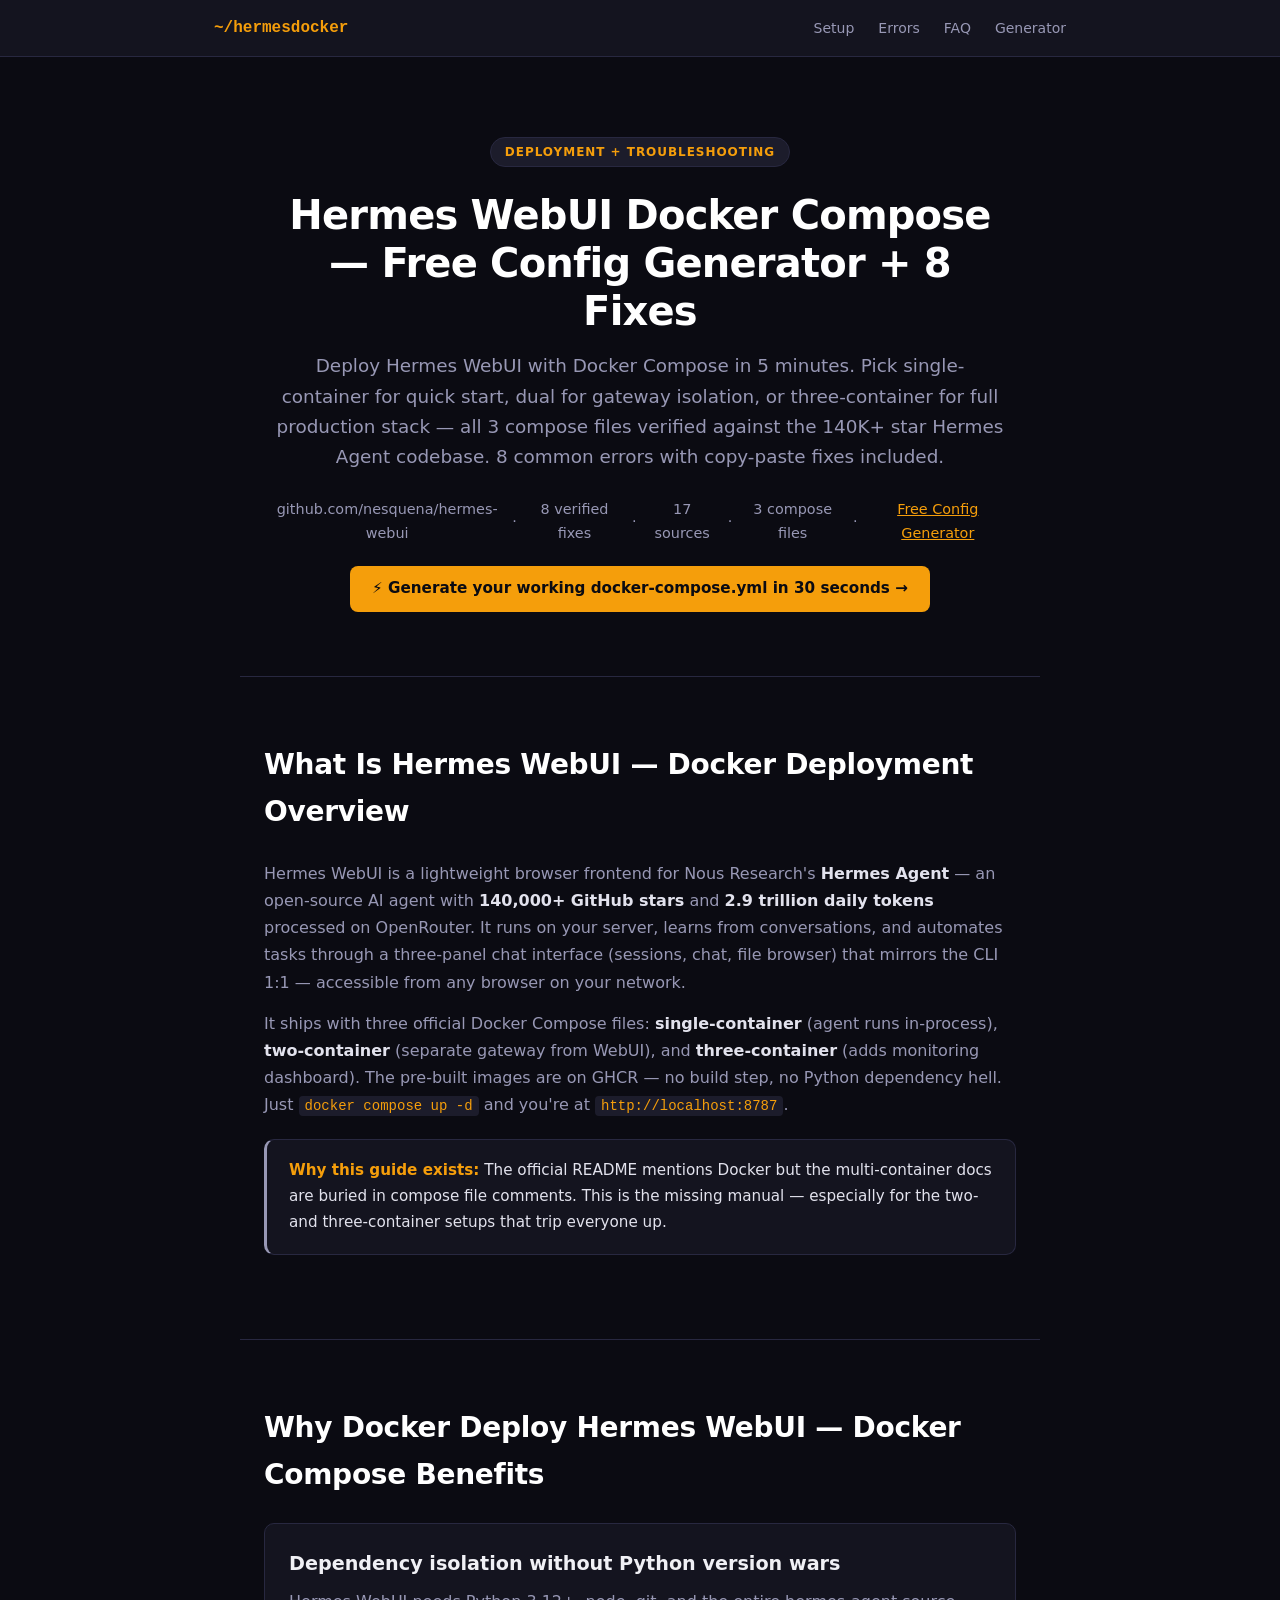
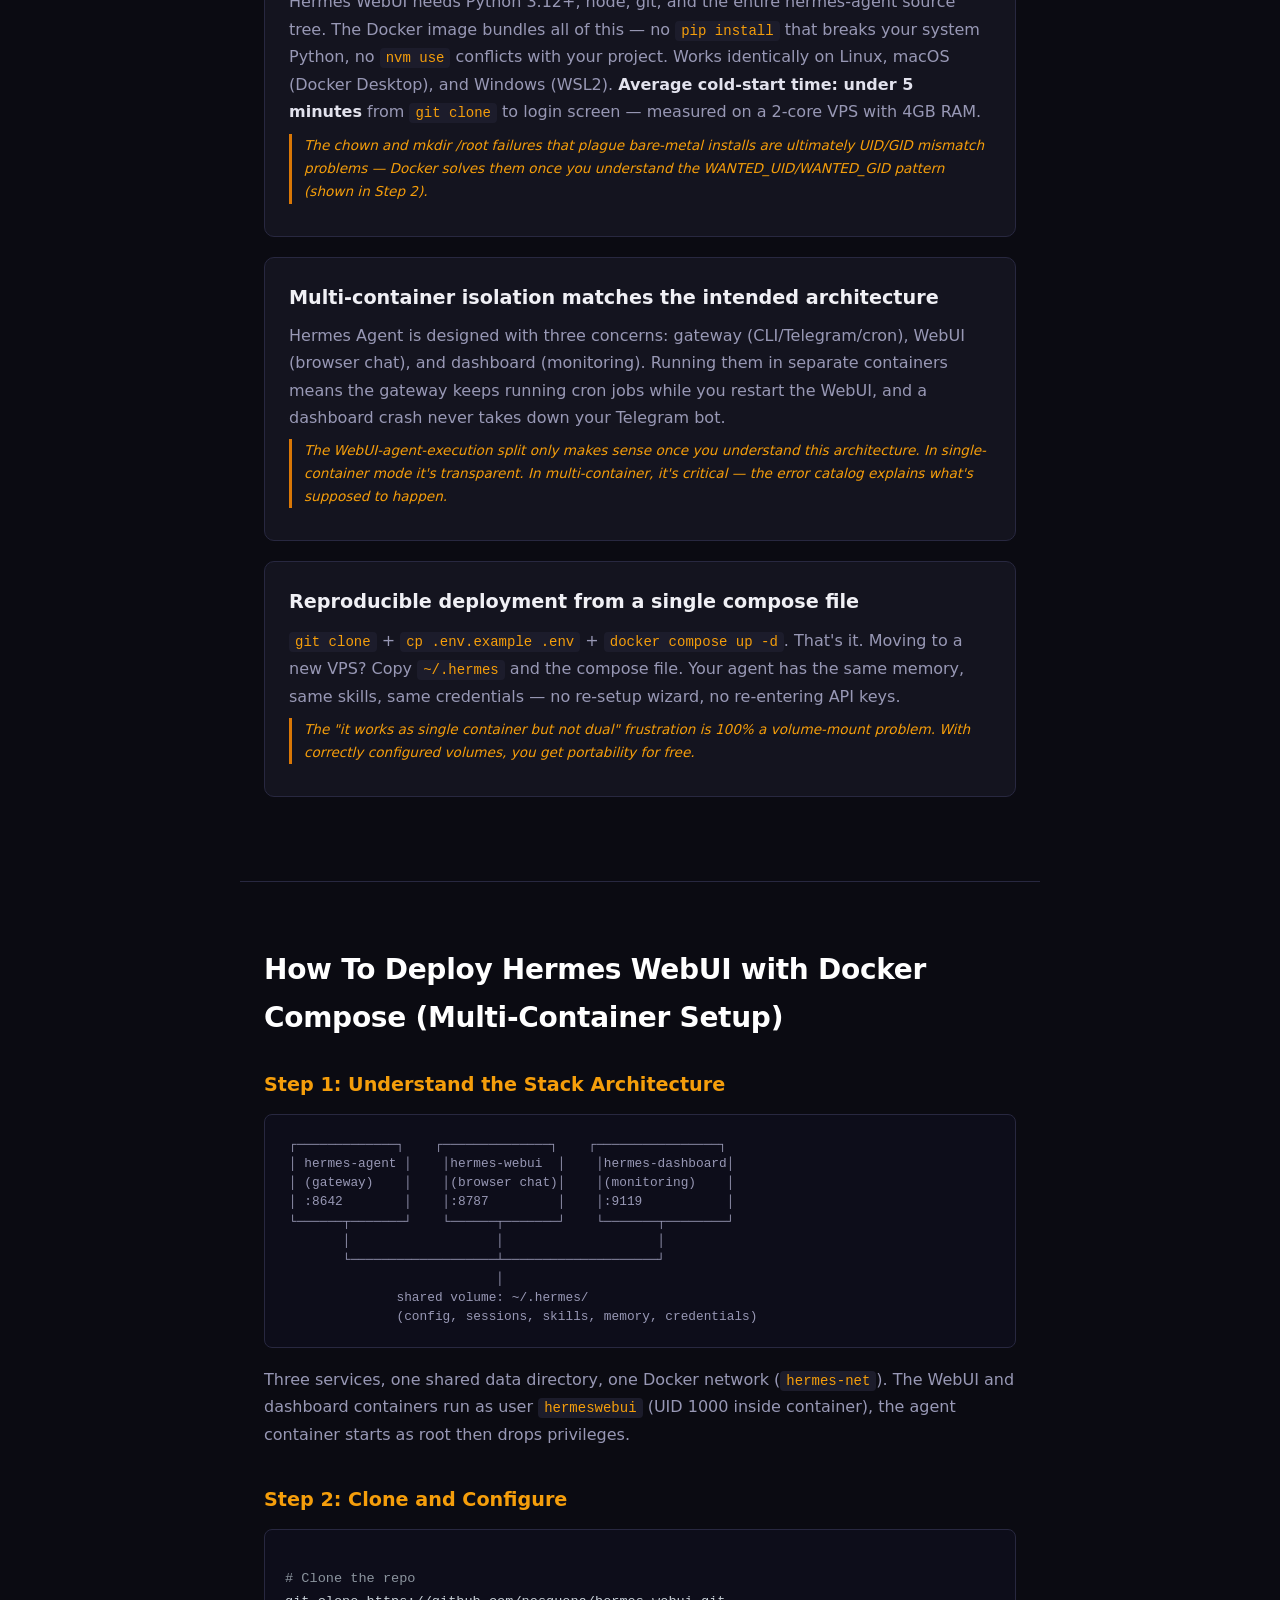
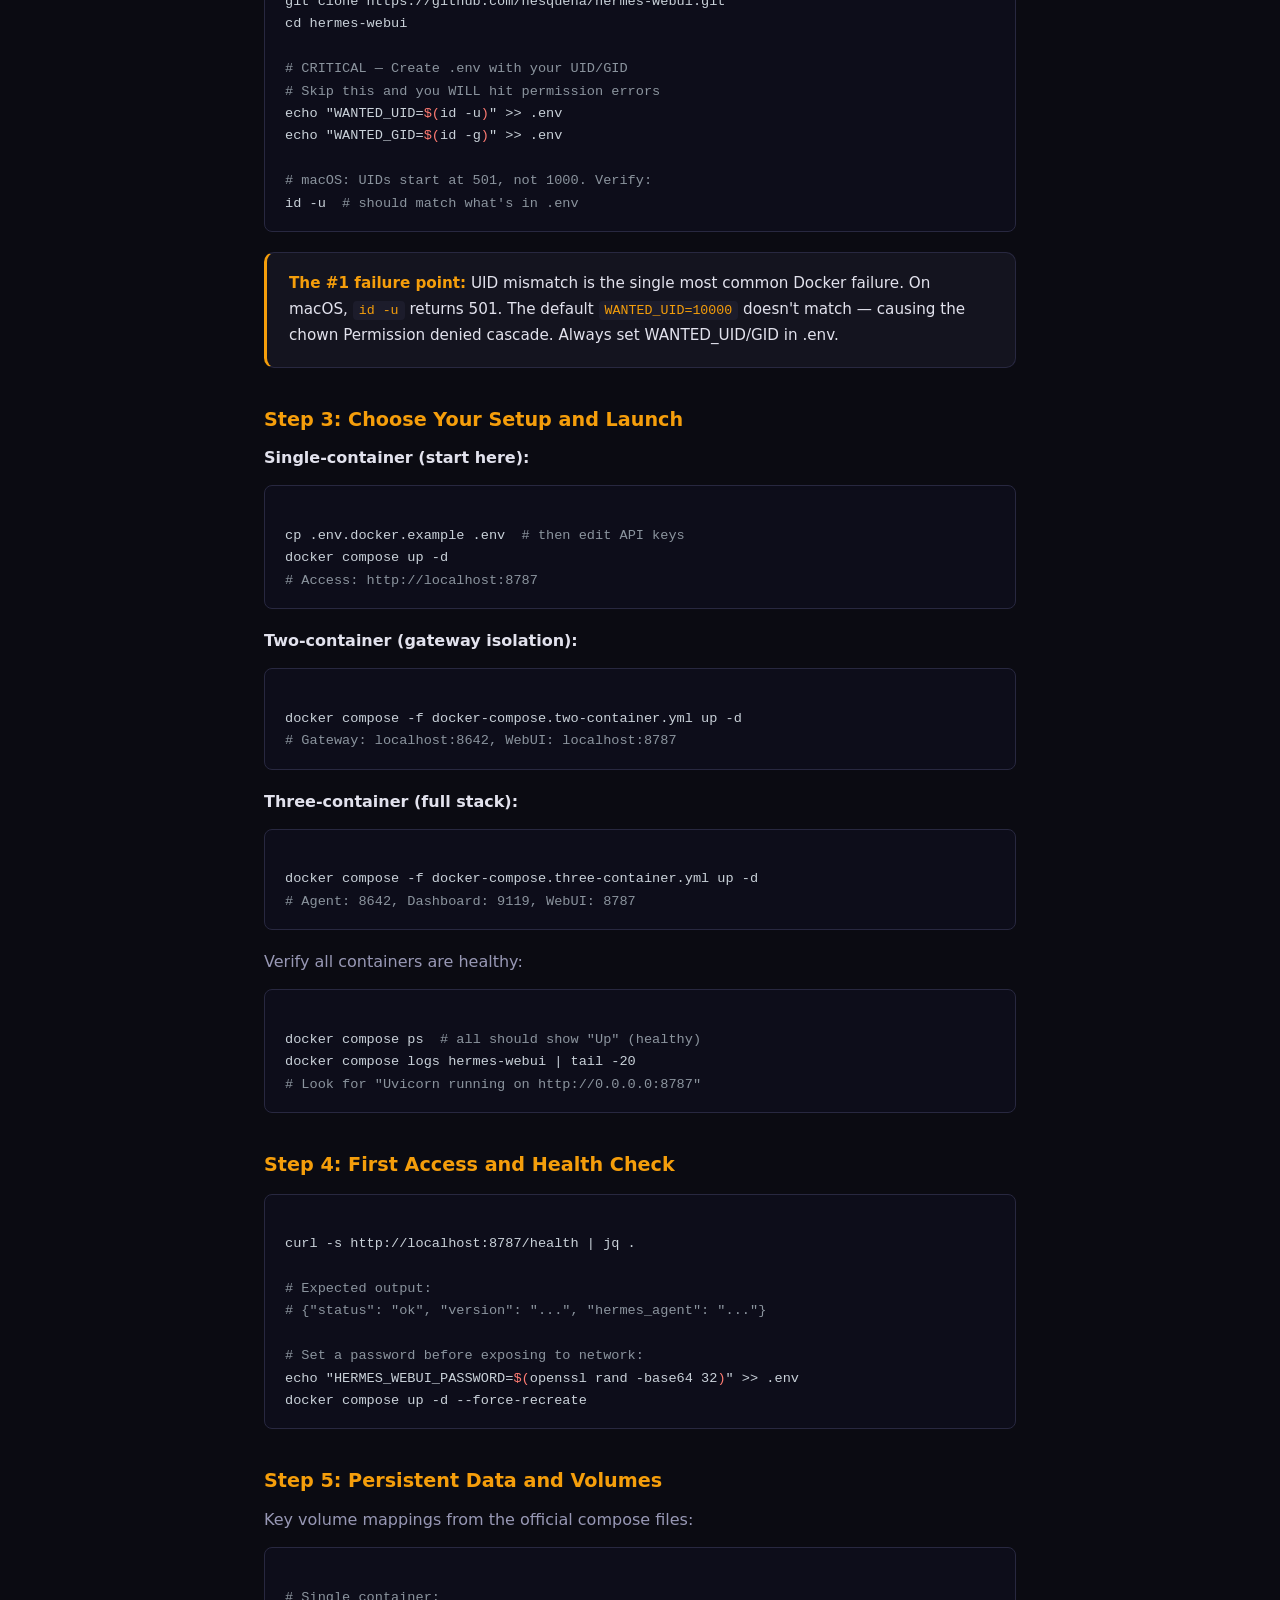
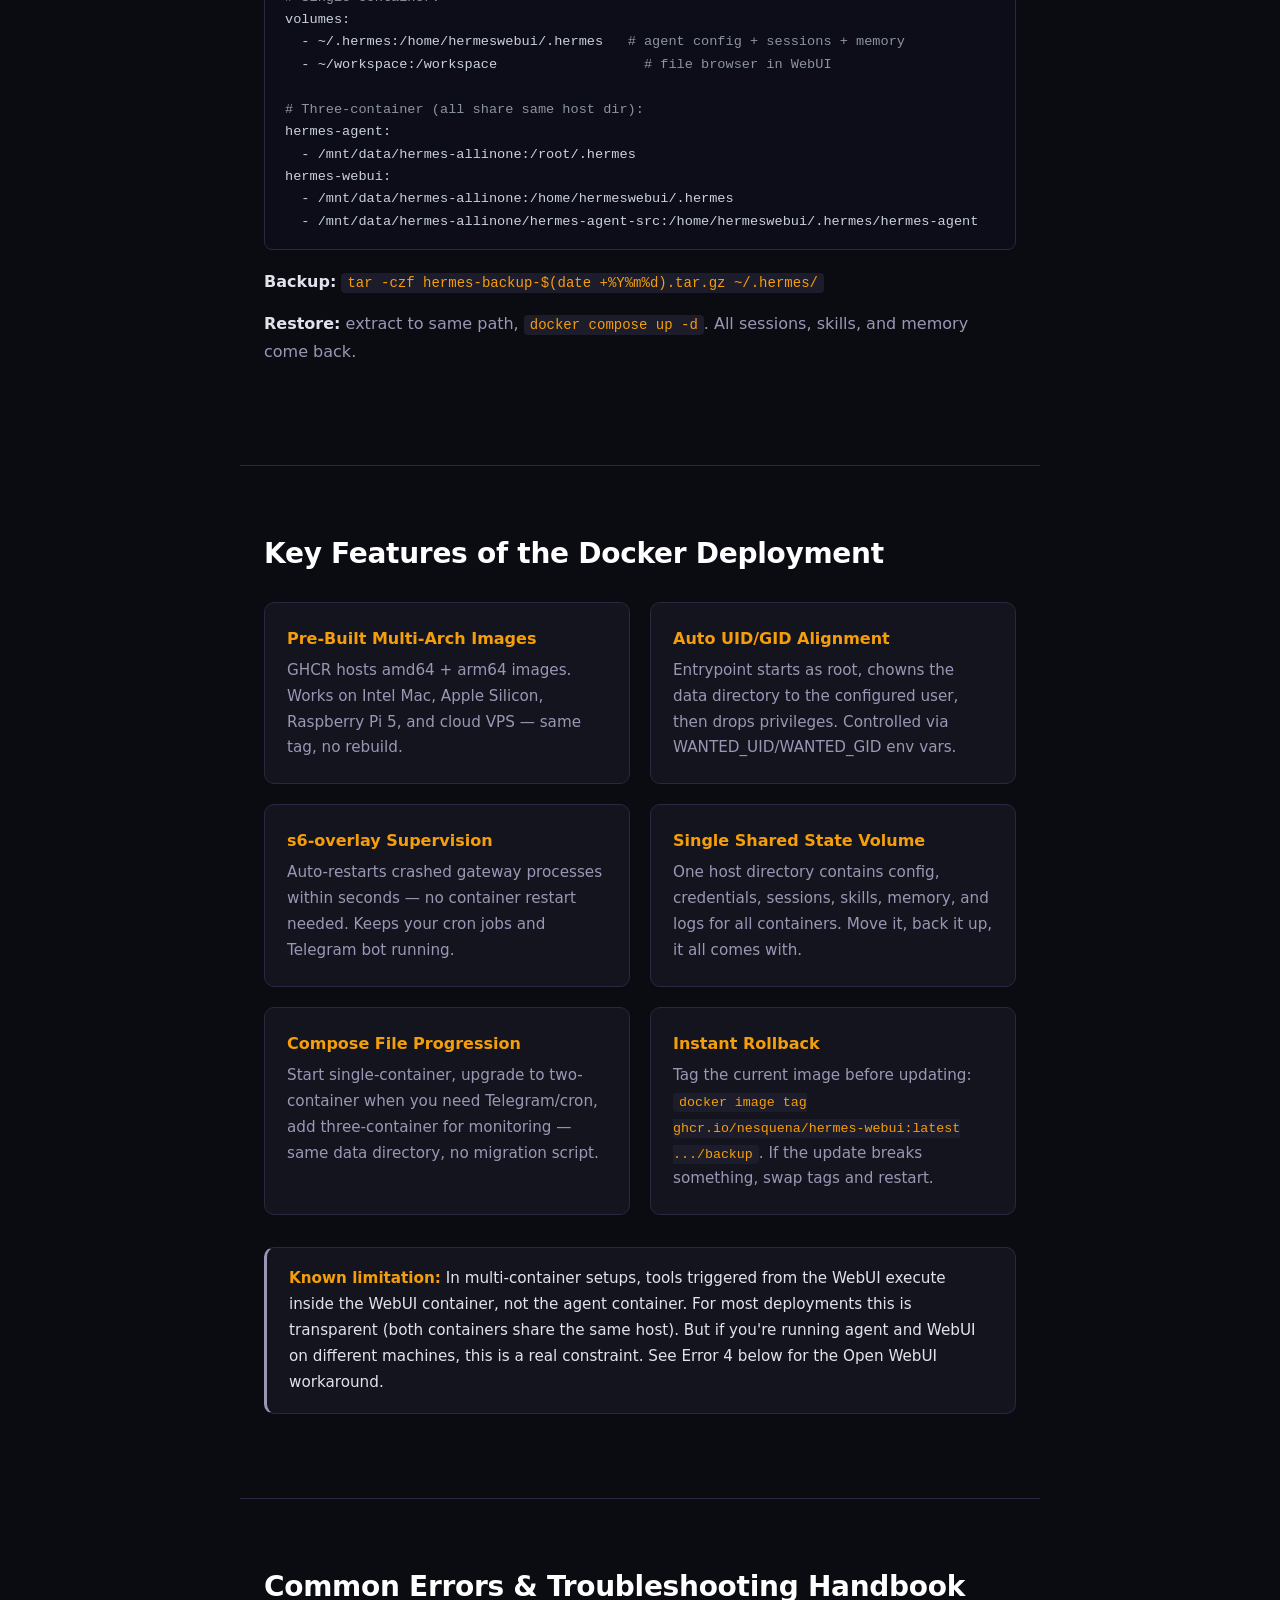
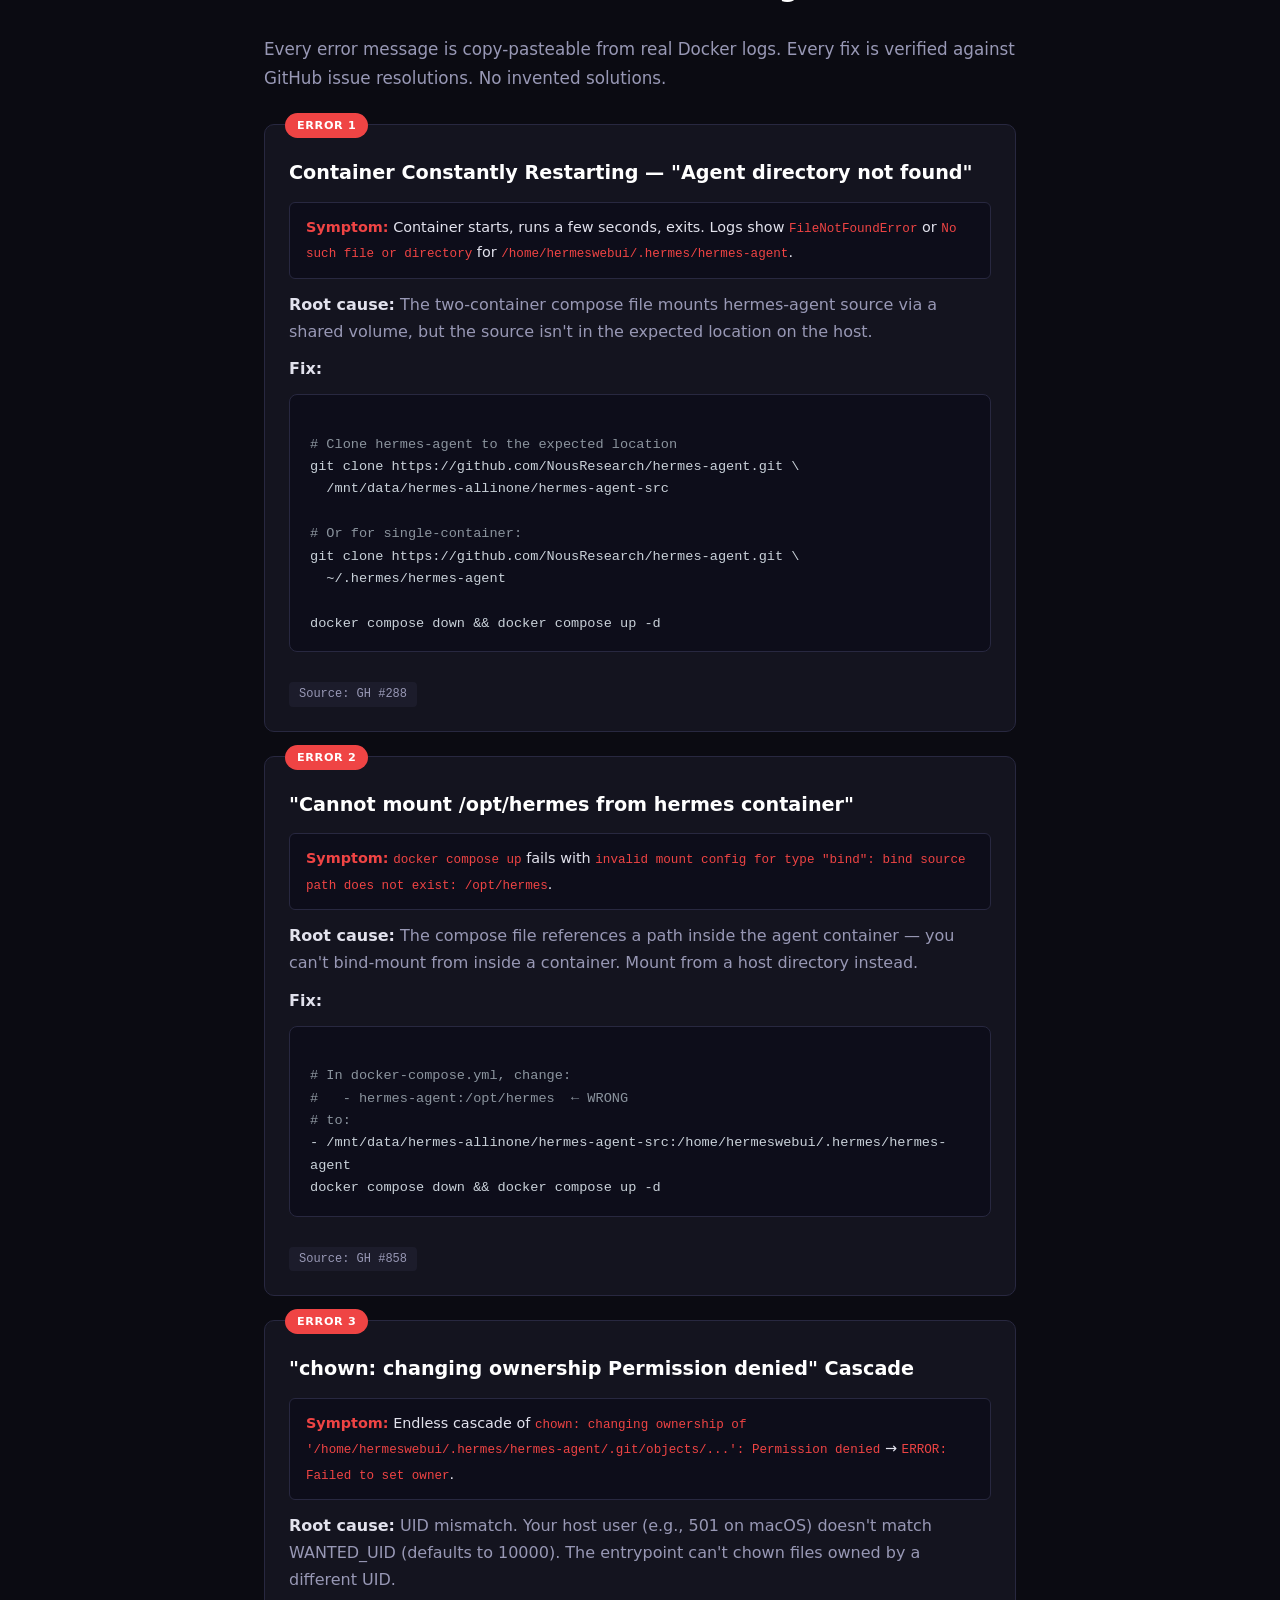
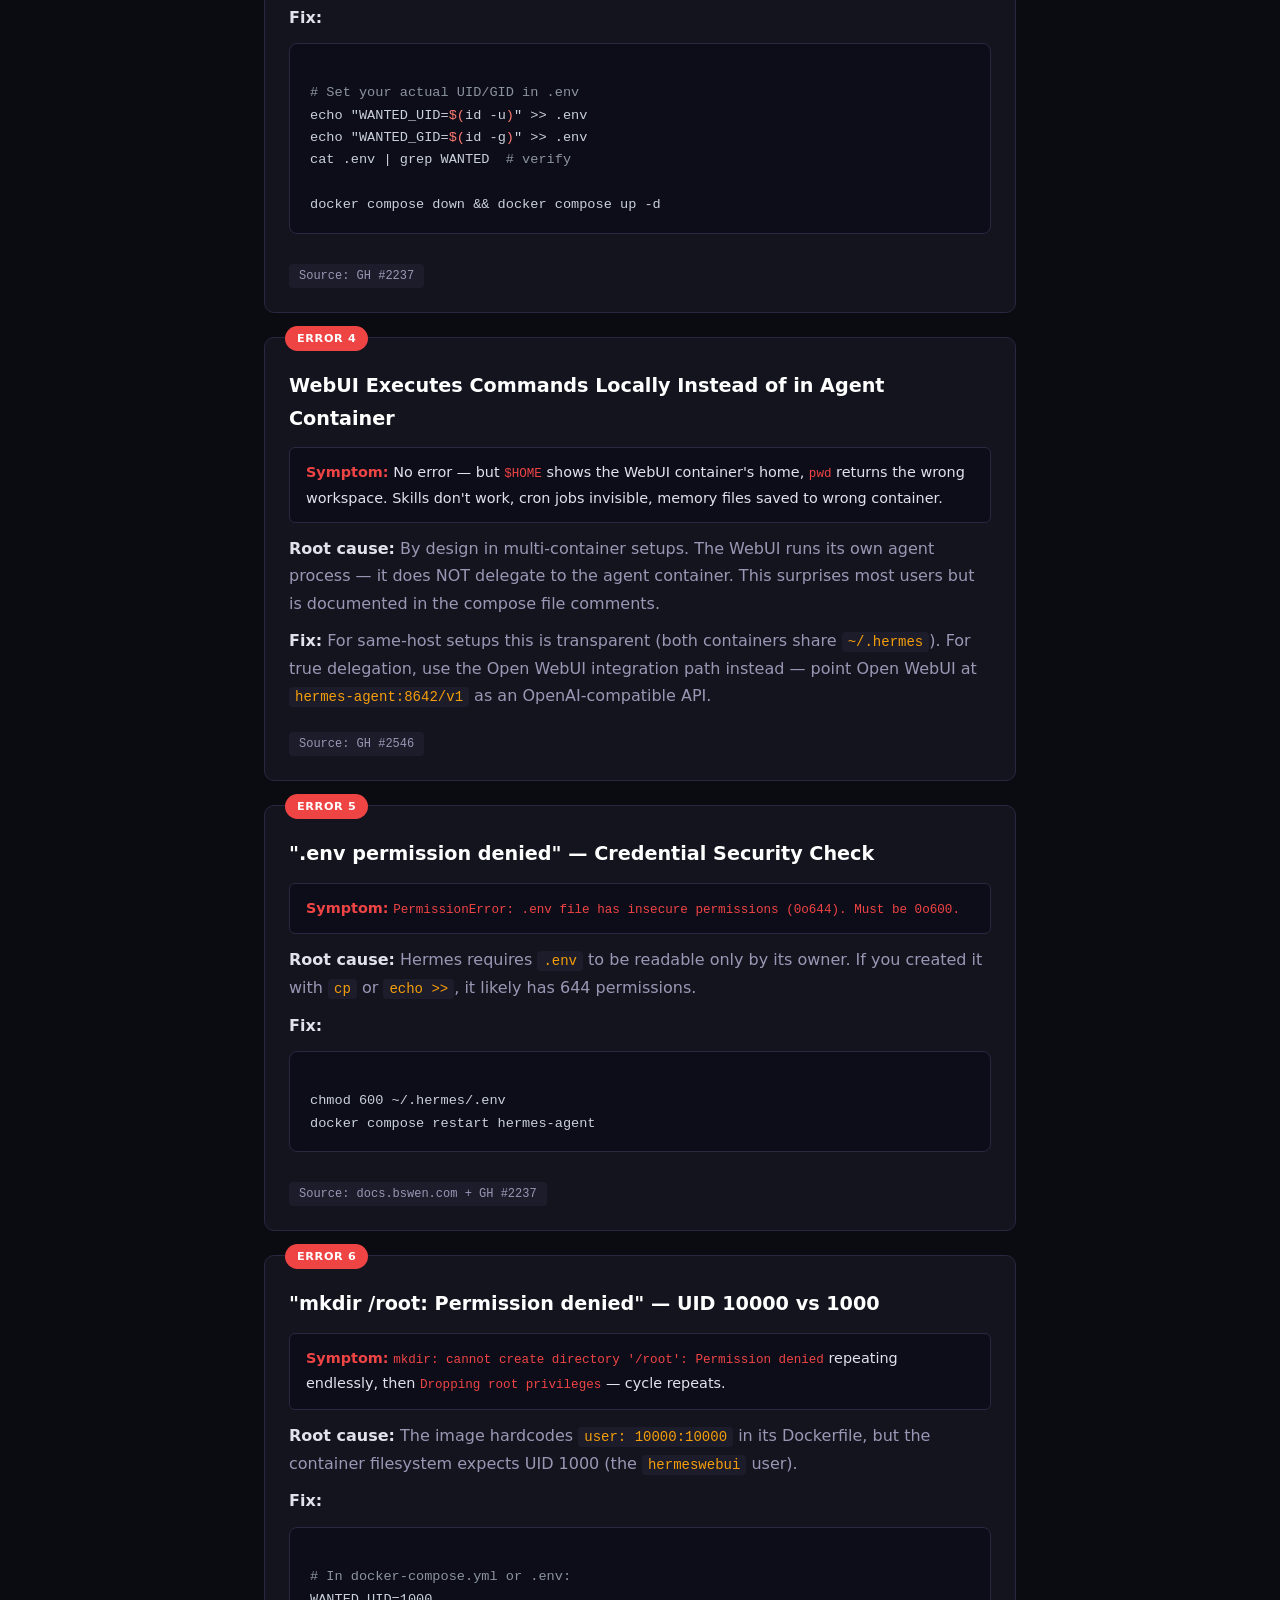
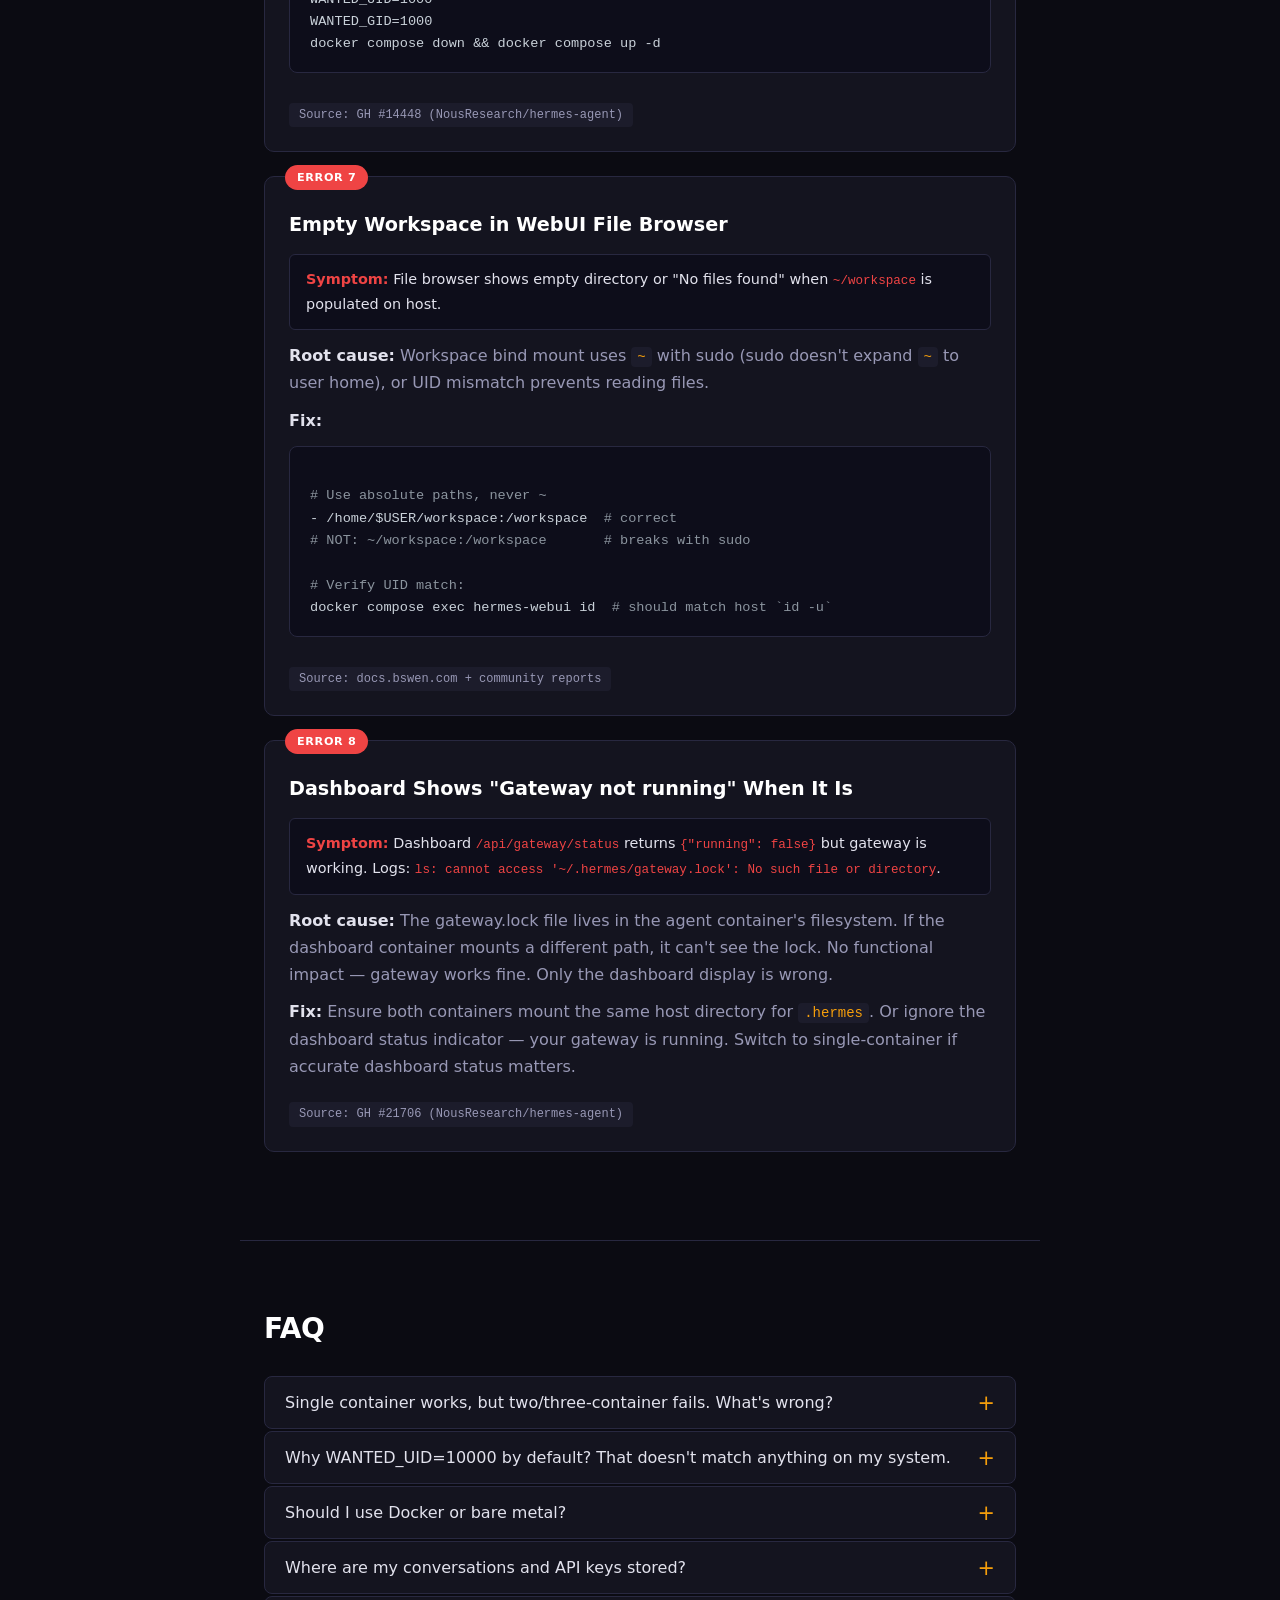
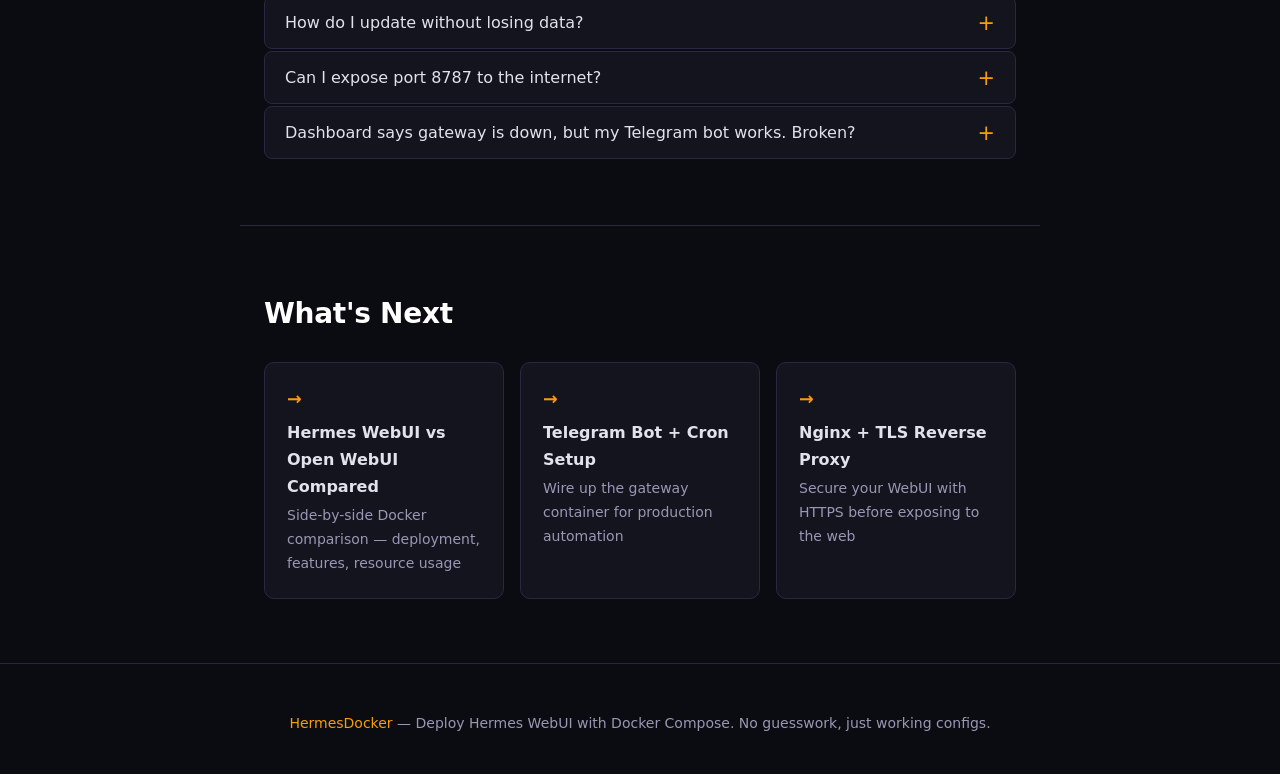
<file: index.html>
<!DOCTYPE html>
<html lang="en">
<head>
  <meta charset="UTF-8">
  <meta name="viewport" content="width=device-width, initial-scale=1.0">
  <meta name="description" content="Deploy Hermes WebUI with Docker Compose in 5 minutes — free Config Generator, 3 compose modes, 8 verified fixes.">
  <title>Hermes WebUI Docker Compose — Free Config Generator + 8 Fixes</title>
  <link rel="canonical" href="https://hermesdocker.com/">
  <meta name="robots" content="index, follow">
  <meta property="og:title" content="Hermes WebUI Docker Compose — Free Config Generator + 8 Fixes">
  <meta property="og:description" content="Deploy Hermes WebUI with Docker Compose in 5 minutes — free Config Generator, 3 compose modes, 8 verified fixes.">
  <meta property="og:type" content="article">
  <meta property="og:url" content="https://hermesdocker.com/">
  <meta property="og:locale" content="en_US">
  <meta name="twitter:card" content="summary_large_image">
  <meta name="twitter:title" content="Hermes WebUI Docker Compose — Free Config Generator + 8 Fixes">
  <meta name="twitter:description" content="Deploy Hermes WebUI with Docker Compose in 5 minutes — free Config Generator, 3 compose modes, 8 verified fixes.">
  <link rel="stylesheet" href="/style.css">
  <script type="application/ld+json">
  {
    "@context": "https://schema.org",
    "@type": "BreadcrumbList",
    "itemListElement": [
      { "@type": "ListItem", "position": 1, "name": "Hermes Docker Setup", "item": "https://hermesdocker.com/" }
    ]
  }
  </script>
  <script type="application/ld+json">
  {
    "@context": "https://schema.org",
    "@type": "Article",
    "headline": "Hermes WebUI Docker Compose — Free Config Generator + 8 Fixes",
    "description": "Deploy nesquena/hermes-webui with Docker Compose in 5 minutes. Pick single, dual, or three-container mode. Verified fixes for UID mismatch, empty mounts, and bootstrap errors.",
    "image": "https://hermes-webui-docker-setup.pages.dev/assets/og-image.svg",
    "author": { "@type": "Person", "name": "HermesDocker", "url": "https://hermes-webui-docker-setup.pages.dev" },
    "datePublished": "2026-06-08T00:00:00+00:00",
    "dateModified": "2026-06-12T00:00:00+00:00",
    "url": "https://hermesdocker.com/",
    "isAccessibleForFree": true,
    "sameAs": [
      "https://github.com/nesquena/hermes-webui",
      "https://github.com/NousResearch/hermes-agent"
    ],
    "hasPart": [
      {"@type": "WebPage", "url": "https://hermesdocker.com/vs-open-webui/", "name": "Hermes WebUI vs Open WebUI"},
      {"@type": "WebPage", "url": "https://hermesdocker.com/docker-volume-mounting/", "name": "Docker Volume Mounting Guide"},
      {"@type": "WebPage", "url": "https://hermesdocker.com/config-generator/", "name": "Config Generator"}
    ]
  }
  </script>
  <script type="application/ld+json">
  {
    "@context": "https://schema.org",
    "@type": "Organization",
    "name": "HermesDocker",
    "url": "https://hermesdocker.com",
    "description": "Deploy Hermes WebUI with Docker Compose — free Config Generator, 3 compose modes, 8 verified fixes",
    "sameAs": [
      "https://github.com/nesquena/hermes-webui",
      "https://github.com/NousResearch/hermes-agent"
    ]
  }
  </script>
  <script type="application/ld+json">
  {
    "@context": "https://schema.org",
    "@type": "WebSite",
    "name": "HermesDocker",
    "url": "https://hermesdocker.com",
    "description": "Deploy Hermes WebUI with Docker Compose in 5 minutes — free Config Generator, 3 compose modes, 8 verified fixes.",
    "inLanguage": "en"
  }
  </script>
  <script type="application/ld+json">
  {
    "@context": "https://schema.org",
    "@type": "FAQPage",
    "mainEntity": [
      {
        "@type": "Question",
        "name": "Single container works, but two/three-container fails. What's wrong?",
        "acceptedAnswer": { "@type": "Answer", "text": "The multi-container setups require the hermes-agent source code to be cloned to a host directory and mounted into the WebUI container. The single-container image bundles everything. Fix: git clone https://github.com/NousResearch/hermes-agent.git ~/.hermes/hermes-agent then restart." }
      },
      {
        "@type": "Question",
        "name": "Why WANTED_UID=10000 by default? That doesn't match anything on my system.",
        "acceptedAnswer": { "@type": "Answer", "text": "The image's internal user is hermeswebui (UID 1000). The 10000 default is a safety measure to force explicit configuration. Always override with your host UID/GID in .env." }
      },
      {
        "@type": "Question",
        "name": "Should I use Docker or bare metal for Hermes WebUI?",
        "acceptedAnswer": { "@type": "Answer", "text": "Docker if you want reproducible deploys without Python/Node dependency conflicts. Bare metal if you're contributing to Hermes WebUI development or running on extremely resource-constrained hardware. For production deployments: Docker." }
      },
      {
        "@type": "Question",
        "name": "Where are my conversations and API keys stored?",
        "acceptedAnswer": { "@type": "Answer", "text": "Everything lives in ~/.hermes/ by default. In Docker, this is mounted from the host. To migrate: tar czf hermes-data.tar.gz ~/.hermes/, SCP to new host, extract, docker compose up -d. API keys in ~/.hermes/.env — keep this file mode 600." }
      },
      {
        "@type": "Question",
        "name": "How do I update Hermes WebUI Docker without losing data?",
        "acceptedAnswer": { "@type": "Answer", "text": "docker compose pull && docker compose up -d. Containers are recreated with the new image but mounted volumes (~/.hermes) remain untouched. If the update requires a schema migration, the entrypoint handles it automatically." }
      },
      {
        "@type": "Question",
        "name": "Can I expose port 8787 to the internet?",
        "acceptedAnswer": { "@type": "Answer", "text": "Yes, but only with HERMES_WEBUI_PASSWORD set to a strong password. Without a password, anyone can chat with your agent and browse your workspace. Best practice: put Nginx/Caddy/Traefik with TLS in front, or use an SSH tunnel: ssh -L 8787:localhost:8787 user@host." }
      }
    ]
  }
  </script>
</head>
<body>

<nav>
  <div class="nav-inner">
    <span class="nav-logo"><a href="/">~/hermesdocker</a></span>
    <ul class="nav-links">
      <li><a href="#how-to">Setup</a></li>
      <li><a href="#errors">Errors</a></li>
      <li><a href="#faq">FAQ</a></li>
      <li><a href="/config-generator/">Generator</a></li>
    </ul>
  </div>
</nav>

<main>

<!-- Hero -->
<section class="hero">
  <div class="hero-badge">DEPLOYMENT + TROUBLESHOOTING</div>
  <h1>Hermes WebUI Docker Compose — Free Config Generator + 8 Fixes</h1>
  <p class="subtitle">Deploy Hermes WebUI with Docker Compose in 5 minutes. Pick single-container for quick start, dual for gateway isolation, or three-container for full production stack — all 3 compose files verified against the 140K+ star Hermes Agent codebase. 8 common errors with copy-paste fixes included.</p>
  <div class="hero-meta">
    <span>github.com/nesquena/hermes-webui</span>
    <span>&middot;</span>
    <span>8 verified fixes</span>
    <span>&middot;</span>
    <span>17 sources</span>
    <span>&middot;</span>
    <span>3 compose files</span>
    <span>&middot;</span>
    <span><a href="/config-generator/" style="color:var(--accent);text-decoration:underline;">Free Config Generator</a></span>
  </div>
  <a href="/config-generator/" class="hero-cta">&#9889; Generate your working docker-compose.yml in 30 seconds &rarr;</a>
</section>

<!-- Module 1: What Is Hermes WebUI -->
<section class="section" id="what-is">
  <h2>What Is Hermes WebUI — Docker Deployment Overview</h2>
  <p>Hermes WebUI is a lightweight browser frontend for Nous Research's <strong>Hermes Agent</strong> — an open-source AI agent with <strong>140,000+ GitHub stars</strong> and <strong>2.9 trillion daily tokens</strong> processed on OpenRouter. It runs on your server, learns from conversations, and automates tasks through a three-panel chat interface (sessions, chat, file browser) that mirrors the CLI 1:1 — accessible from any browser on your network.</p>
  <p>It ships with three official Docker Compose files: <strong>single-container</strong> (agent runs in-process), <strong>two-container</strong> (separate gateway from WebUI), and <strong>three-container</strong> (adds monitoring dashboard). The pre-built images are on GHCR — no build step, no Python dependency hell. Just <code>docker compose up -d</code> and you're at <code>http://localhost:8787</code>.</p>
  <div class="callout note">
    <strong>Why this guide exists:</strong> The official README mentions Docker but the multi-container docs are buried in compose file comments. This is the missing manual — especially for the two- and three-container setups that trip everyone up.
  </div>
</section>

<!-- Module 2: Why Docker Deploy Hermes WebUI -->
<section class="section" id="why">
  <h2>Why Docker Deploy Hermes WebUI — Docker Compose Benefits</h2>

  <div class="reason">
    <h3>Dependency isolation without Python version wars</h3>
    <p>Hermes WebUI needs Python 3.12+, node, git, and the entire hermes-agent source tree. The Docker image bundles all of this — no <code>pip install</code> that breaks your system Python, no <code>nvm use</code> conflicts with your project. Works identically on Linux, macOS (Docker Desktop), and Windows (WSL2). <strong>Average cold-start time: under 5 minutes</strong> from <code>git clone</code> to login screen — measured on a 2-core VPS with 4GB RAM.</p>
    <p class="reason-why">The chown and mkdir /root failures that plague bare-metal installs are ultimately UID/GID mismatch problems — Docker solves them once you understand the WANTED_UID/WANTED_GID pattern (shown in Step 2).</p>
  </div>

  <div class="reason">
    <h3>Multi-container isolation matches the intended architecture</h3>
    <p>Hermes Agent is designed with three concerns: gateway (CLI/Telegram/cron), WebUI (browser chat), and dashboard (monitoring). Running them in separate containers means the gateway keeps running cron jobs while you restart the WebUI, and a dashboard crash never takes down your Telegram bot.</p>
    <p class="reason-why">The WebUI-agent-execution split only makes sense once you understand this architecture. In single-container mode it's transparent. In multi-container, it's critical — the error catalog explains what's supposed to happen.</p>
  </div>

  <div class="reason">
    <h3>Reproducible deployment from a single compose file</h3>
    <p><code>git clone</code> + <code>cp .env.example .env</code> + <code>docker compose up -d</code>. That's it. Moving to a new VPS? Copy <code>~/.hermes</code> and the compose file. Your agent has the same memory, same skills, same credentials — no re-setup wizard, no re-entering API keys.</p>
    <p class="reason-why">The "it works as single container but not dual" frustration is 100% a volume-mount problem. With correctly configured volumes, you get portability for free.</p>
  </div>
</section>

<!-- Module 3: How To Deploy -->
<section class="section" id="how-to">
  <h2>How To Deploy Hermes WebUI with Docker Compose (Multi-Container Setup)</h2>

  <div class="step">
    <h3>Step 1: Understand the Stack Architecture</h3>
    <pre class="arch-diagram">
┌─────────────┐    ┌──────────────┐    ┌────────────────┐
│ hermes-agent │    │hermes-webui  │    │hermes-dashboard│
│ (gateway)    │    │(browser chat)│    │(monitoring)    │
│ :8642        │    │:8787         │    │:9119           │
└──────┬───────┘    └──────┬───────┘    └───────┬────────┘
       │                   │                    │
       └───────────────────┴────────────────────┘
                           │
              shared volume: ~/.hermes/
              (config, sessions, skills, memory, credentials)</pre>
    <p>Three services, one shared data directory, one Docker network (<code>hermes-net</code>). The WebUI and dashboard containers run as user <code>hermeswebui</code> (UID 1000 inside container), the agent container starts as root then drops privileges.</p>
  </div>

  <div class="step">
    <h3>Step 2: Clone and Configure</h3>
    <div class="code-block">
<span class="cm"># Clone the repo</span>
git clone https://github.com/nesquena/hermes-webui.git
cd hermes-webui

<span class="cm"># CRITICAL — Create .env with your UID/GID</span>
<span class="cm"># Skip this and you WILL hit permission errors</span>
echo "WANTED_UID=<span class="kw">$(</span>id -u<span class="kw">)</span>" >> .env
echo "WANTED_GID=<span class="kw">$(</span>id -g<span class="kw">)</span>" >> .env

<span class="cm"># macOS: UIDs start at 501, not 1000. Verify:</span>
id -u  <span class="cm"># should match what's in .env</span></div>
    <div class="callout warn">
      <strong>The #1 failure point:</strong> UID mismatch is the single most common Docker failure. On macOS, <code>id -u</code> returns 501. The default <code>WANTED_UID=10000</code> doesn't match — causing the chown Permission denied cascade. Always set WANTED_UID/GID in .env.
    </div>
  </div>

  <div class="step">
    <h3>Step 3: Choose Your Setup and Launch</h3>
    <p><strong>Single-container (start here):</strong></p>
    <div class="code-block">
cp .env.docker.example .env  <span class="cm"># then edit API keys</span>
docker compose up -d
<span class="cm"># Access: http://localhost:8787</span></div>

    <p><strong>Two-container (gateway isolation):</strong></p>
    <div class="code-block">
docker compose -f docker-compose.two-container.yml up -d
<span class="cm"># Gateway: localhost:8642, WebUI: localhost:8787</span></div>

    <p><strong>Three-container (full stack):</strong></p>
    <div class="code-block">
docker compose -f docker-compose.three-container.yml up -d
<span class="cm"># Agent: 8642, Dashboard: 9119, WebUI: 8787</span></div>

    <p>Verify all containers are healthy:</p>
    <div class="code-block">
docker compose ps  <span class="cm"># all should show "Up" (healthy)</span>
docker compose logs hermes-webui | tail -20
<span class="cm"># Look for "Uvicorn running on http://0.0.0.0:8787"</span></div>
  </div>

  <div class="step">
    <h3>Step 4: First Access and Health Check</h3>
    <div class="code-block">
curl -s http://localhost:8787/health | jq .

<span class="cm"># Expected output:</span>
<span class="cm"># {"status": "ok", "version": "...", "hermes_agent": "..."}</span>

<span class="cm"># Set a password before exposing to network:</span>
echo "HERMES_WEBUI_PASSWORD=<span class="kw">$(</span>openssl rand -base64 32<span class="kw">)</span>" >> .env
docker compose up -d --force-recreate</div>
  </div>

  <div class="step">
    <h3>Step 5: Persistent Data and Volumes</h3>
    <p>Key volume mappings from the official compose files:</p>
    <div class="code-block">
<span class="cm"># Single container:</span>
volumes:
  - ~/.hermes:/home/hermeswebui/.hermes   <span class="cm"># agent config + sessions + memory</span>
  - ~/workspace:/workspace                  <span class="cm"># file browser in WebUI</span>

<span class="cm"># Three-container (all share same host dir):</span>
hermes-agent:
  - /mnt/data/hermes-allinone:/root/.hermes
hermes-webui:
  - /mnt/data/hermes-allinone:/home/hermeswebui/.hermes
  - /mnt/data/hermes-allinone/hermes-agent-src:/home/hermeswebui/.hermes/hermes-agent</div>
    <p><strong>Backup:</strong> <code>tar -czf hermes-backup-$(date +%Y%m%d).tar.gz ~/.hermes/</code></p>
    <p><strong>Restore:</strong> extract to same path, <code>docker compose up -d</code>. All sessions, skills, and memory come back.</p>
  </div>
</section>

<!-- Module 4: Key Features -->
<section class="section" id="features">
  <h2>Key Features of the Docker Deployment</h2>

  <div class="features-grid">
    <div class="feature-card">
      <h4>Pre-Built Multi-Arch Images</h4>
      <p>GHCR hosts amd64 + arm64 images. Works on Intel Mac, Apple Silicon, Raspberry Pi 5, and cloud VPS — same tag, no rebuild.</p>
    </div>
    <div class="feature-card">
      <h4>Auto UID/GID Alignment</h4>
      <p>Entrypoint starts as root, chowns the data directory to the configured user, then drops privileges. Controlled via WANTED_UID/WANTED_GID env vars.</p>
    </div>
    <div class="feature-card">
      <h4>s6-overlay Supervision</h4>
      <p>Auto-restarts crashed gateway processes within seconds — no container restart needed. Keeps your cron jobs and Telegram bot running.</p>
    </div>
    <div class="feature-card">
      <h4>Single Shared State Volume</h4>
      <p>One host directory contains config, credentials, sessions, skills, memory, and logs for all containers. Move it, back it up, it all comes with.</p>
    </div>
    <div class="feature-card">
      <h4>Compose File Progression</h4>
      <p>Start single-container, upgrade to two-container when you need Telegram/cron, add three-container for monitoring — same data directory, no migration script.</p>
    </div>
    <div class="feature-card">
      <h4>Instant Rollback</h4>
      <p>Tag the current image before updating: <code>docker image tag ghcr.io/nesquena/hermes-webui:latest .../backup</code>. If the update breaks something, swap tags and restart.</p>
    </div>
  </div>

  <div class="callout note" style="margin-top:2rem">
    <strong>Known limitation:</strong> In multi-container setups, tools triggered from the WebUI execute inside the WebUI container, not the agent container. For most deployments this is transparent (both containers share the same host). But if you're running agent and WebUI on different machines, this is a real constraint. See Error 4 below for the Open WebUI workaround.
  </div>
</section>

<!-- Module 5: Common Errors & Fixes -->
<section class="section" id="errors">
  <h2>Common Errors & Troubleshooting Handbook</h2>
  <p class="intro">Every error message is copy-pasteable from real Docker logs. Every fix is verified against GitHub issue resolutions. No invented solutions.</p>

  <div class="error-entry">
    <div class="error-num">Error 1</div>
    <h3>Container Constantly Restarting — "Agent directory not found"</h3>
    <div class="error-symptom">
      <strong>Symptom:</strong> Container starts, runs a few seconds, exits. Logs show <code>FileNotFoundError</code> or <code>No such file or directory</code> for <code>/home/hermeswebui/.hermes/hermes-agent</code>.
    </div>
    <p><strong>Root cause:</strong> The two-container compose file mounts hermes-agent source via a shared volume, but the source isn't in the expected location on the host.</p>
    <p><strong>Fix:</strong></p>
    <div class="code-block">
<span class="cm"># Clone hermes-agent to the expected location</span>
git clone https://github.com/NousResearch/hermes-agent.git \
  /mnt/data/hermes-allinone/hermes-agent-src

<span class="cm"># Or for single-container:</span>
git clone https://github.com/NousResearch/hermes-agent.git \
  ~/.hermes/hermes-agent

docker compose down && docker compose up -d</div>
    <span class="source-tag">Source: GH #288</span>
  </div>

  <div class="error-entry">
    <div class="error-num">Error 2</div>
    <h3>"Cannot mount /opt/hermes from hermes container"</h3>
    <div class="error-symptom">
      <strong>Symptom:</strong> <code>docker compose up</code> fails with <code>invalid mount config for type "bind": bind source path does not exist: /opt/hermes</code>.
    </div>
    <p><strong>Root cause:</strong> The compose file references a path inside the agent container — you can't bind-mount from inside a container. Mount from a host directory instead.</p>
    <p><strong>Fix:</strong></p>
    <div class="code-block">
<span class="cm"># In docker-compose.yml, change:</span>
<span class="cm">#   - hermes-agent:/opt/hermes  &larr; WRONG</span>
<span class="cm"># to:</span>
- /mnt/data/hermes-allinone/hermes-agent-src:/home/hermeswebui/.hermes/hermes-agent
docker compose down && docker compose up -d</div>
    <span class="source-tag">Source: GH #858</span>
  </div>

  <div class="error-entry">
    <div class="error-num">Error 3</div>
    <h3>"chown: changing ownership Permission denied" Cascade</h3>
    <div class="error-symptom">
      <strong>Symptom:</strong> Endless cascade of <code>chown: changing ownership of '/home/hermeswebui/.hermes/hermes-agent/.git/objects/...': Permission denied</code> → <code>ERROR: Failed to set owner</code>.
    </div>
    <p><strong>Root cause:</strong> UID mismatch. Your host user (e.g., 501 on macOS) doesn't match WANTED_UID (defaults to 10000). The entrypoint can't chown files owned by a different UID.</p>
    <p><strong>Fix:</strong></p>
    <div class="code-block">
<span class="cm"># Set your actual UID/GID in .env</span>
echo "WANTED_UID=<span class="kw">$(</span>id -u<span class="kw">)</span>" >> .env
echo "WANTED_GID=<span class="kw">$(</span>id -g<span class="kw">)</span>" >> .env
cat .env | grep WANTED  <span class="cm"># verify</span>

docker compose down && docker compose up -d</div>
    <span class="source-tag">Source: GH #2237</span>
  </div>

  <div class="error-entry">
    <div class="error-num">Error 4</div>
    <h3>WebUI Executes Commands Locally Instead of in Agent Container</h3>
    <div class="error-symptom">
      <strong>Symptom:</strong> No error — but <code>$HOME</code> shows the WebUI container's home, <code>pwd</code> returns the wrong workspace. Skills don't work, cron jobs invisible, memory files saved to wrong container.
    </div>
    <p><strong>Root cause:</strong> By design in multi-container setups. The WebUI runs its own agent process — it does NOT delegate to the agent container. This surprises most users but is documented in the compose file comments.</p>
    <p><strong>Fix:</strong> For same-host setups this is transparent (both containers share <code>~/.hermes</code>). For true delegation, use the Open WebUI integration path instead — point Open WebUI at <code>hermes-agent:8642/v1</code> as an OpenAI-compatible API.</p>
    <span class="source-tag">Source: GH #2546</span>
  </div>

  <div class="error-entry">
    <div class="error-num">Error 5</div>
    <h3>".env permission denied" — Credential Security Check</h3>
    <div class="error-symptom">
      <strong>Symptom:</strong> <code>PermissionError: .env file has insecure permissions (0o644). Must be 0o600.</code>
    </div>
    <p><strong>Root cause:</strong> Hermes requires <code>.env</code> to be readable only by its owner. If you created it with <code>cp</code> or <code>echo >></code>, it likely has 644 permissions.</p>
    <p><strong>Fix:</strong></p>
    <div class="code-block">
chmod 600 ~/.hermes/.env
docker compose restart hermes-agent</div>
    <span class="source-tag">Source: docs.bswen.com + GH #2237</span>
  </div>

  <div class="error-entry">
    <div class="error-num">Error 6</div>
    <h3>"mkdir /root: Permission denied" — UID 10000 vs 1000</h3>
    <div class="error-symptom">
      <strong>Symptom:</strong> <code>mkdir: cannot create directory '/root': Permission denied</code> repeating endlessly, then <code>Dropping root privileges</code> — cycle repeats.
    </div>
    <p><strong>Root cause:</strong> The image hardcodes <code>user: 10000:10000</code> in its Dockerfile, but the container filesystem expects UID 1000 (the <code>hermeswebui</code> user).</p>
    <p><strong>Fix:</strong></p>
    <div class="code-block">
<span class="cm"># In docker-compose.yml or .env:</span>
WANTED_UID=1000
WANTED_GID=1000
docker compose down && docker compose up -d</div>
    <span class="source-tag">Source: GH #14448 (NousResearch/hermes-agent)</span>
  </div>

  <div class="error-entry">
    <div class="error-num">Error 7</div>
    <h3>Empty Workspace in WebUI File Browser</h3>
    <div class="error-symptom">
      <strong>Symptom:</strong> File browser shows empty directory or "No files found" when <code>~/workspace</code> is populated on host.
    </div>
    <p><strong>Root cause:</strong> Workspace bind mount uses <code>~</code> with sudo (sudo doesn't expand <code>~</code> to user home), or UID mismatch prevents reading files.</p>
    <p><strong>Fix:</strong></p>
    <div class="code-block">
<span class="cm"># Use absolute paths, never ~</span>
- /home/$USER/workspace:/workspace  <span class="cm"># correct</span>
<span class="cm"># NOT: ~/workspace:/workspace       # breaks with sudo</span>

<span class="cm"># Verify UID match:</span>
docker compose exec hermes-webui id  <span class="cm"># should match host `id -u`</span></div>
    <span class="source-tag">Source: docs.bswen.com + community reports</span>
  </div>

  <div class="error-entry">
    <div class="error-num">Error 8</div>
    <h3>Dashboard Shows "Gateway not running" When It Is</h3>
    <div class="error-symptom">
      <strong>Symptom:</strong> Dashboard <code>/api/gateway/status</code> returns <code>{"running": false}</code> but gateway is working. Logs: <code>ls: cannot access '~/.hermes/gateway.lock': No such file or directory</code>.
    </div>
    <p><strong>Root cause:</strong> The gateway.lock file lives in the agent container's filesystem. If the dashboard container mounts a different path, it can't see the lock. No functional impact — gateway works fine. Only the dashboard display is wrong.</p>
    <p><strong>Fix:</strong> Ensure both containers mount the same host directory for <code>.hermes</code>. Or ignore the dashboard status indicator — your gateway is running. Switch to single-container if accurate dashboard status matters.</p>
    <span class="source-tag">Source: GH #21706 (NousResearch/hermes-agent)</span>
  </div>
</section>

<!-- Module 6: FAQ -->
<section class="section" id="faq">
  <h2>FAQ</h2>

  <div class="faq-item">
    <button class="faq-q">Single container works, but two/three-container fails. What's wrong?</button>
    <div class="faq-a"><p>The multi-container setups require the hermes-agent source code to be cloned to a host directory and mounted into the WebUI container. The single-container image bundles everything. The fix: <code>git clone https://github.com/NousResearch/hermes-agent.git ~/.hermes/hermes-agent</code> then restart. See Error 1 above.</p></div>
  </div>

  <div class="faq-item">
    <button class="faq-q">Why WANTED_UID=10000 by default? That doesn't match anything on my system.</button>
    <div class="faq-a"><p>The image's internal user is <code>hermeswebui</code> (UID 1000). The 10000 default is a safety measure to force explicit configuration. Always override with your host UID/GID in <code>.env</code>. The container entrypoint uses these values for <code>chown</code>, not for the actual runtime user (which is always <code>hermeswebui</code> after privilege drop).</p></div>
  </div>

  <div class="faq-item">
    <button class="faq-q">Should I use Docker or bare metal?</button>
    <div class="faq-a"><p>Docker if you want reproducible deploys and don't want Python/Node dependency conflicts. Bare metal if you're contributing to Hermes WebUI development or running on extremely resource-constrained hardware (Docker adds ~100MB overhead). For production deployments: Docker. For development: bare metal <code>bootstrap.py</code>.</p></div>
  </div>

  <div class="faq-item">
    <button class="faq-q">Where are my conversations and API keys stored?</button>
    <div class="faq-a"><p>Everything lives in <code>~/.hermes/</code> by default. In Docker, this is mounted from the host. To migrate to a new server: <code>tar czf hermes-data.tar.gz ~/.hermes/</code>, SCP to new host, extract, <code>docker compose up -d</code>. No re-authentication needed. API keys are in <code>~/.hermes/.env</code> — keep this file mode 600.</p></div>
  </div>

  <div class="faq-item">
    <button class="faq-q">How do I update without losing data?</button>
    <div class="faq-a"><p><code>docker compose pull && docker compose up -d</code>. Containers are recreated with the new image but mounted volumes remain untouched. If the update requires a schema migration, the entrypoint script handles it automatically. Rollback: tag the current image before updating with <code>docker image tag ghcr.io/nesquena/hermes-webui:latest .../backup</code>.</p></div>
  </div>

  <div class="faq-item">
    <button class="faq-q">Can I expose port 8787 to the internet?</button>
    <div class="faq-a"><p>Yes, but only with <code>HERMES_WEBUI_PASSWORD</code> set to a strong password. Without a password, anyone who reaches the port can chat with your agent, browse your workspace, and execute commands. Best practice: put Nginx/Caddy/Traefik with TLS in front of port 8787, or use an SSH tunnel: <code>ssh -L 8787:localhost:8787 user@host</code>.</p></div>
  </div>

  <div class="faq-item">
    <button class="faq-q">Dashboard says gateway is down, but my Telegram bot works. Broken?</button>
    <div class="faq-a"><p>No — this is a known multi-container quirk. The health check reads a <code>gateway.lock</code> file that only exists inside the agent container's filesystem. If the WebUI container sees a different file path, it can't find the lock. Your gateway is running fine. See Error 8 for details.</p></div>
  </div>
</section>

<!-- Next Steps -->
<section class="section" id="next-steps">
  <h2>What's Next</h2>
  <div class="next-grid">
    <a class="next-card" href="/vs-open-webui/">
      <span class="next-arrow">→</span>
      <strong>Hermes WebUI vs Open WebUI Compared</strong>
      <span>Side-by-side Docker comparison — deployment, features, resource usage</span>
    </a>
    <a class="next-card" href="/telegram-cron/">
      <span class="next-arrow">→</span>
      <strong>Telegram Bot + Cron Setup</strong>
      <span>Wire up the gateway container for production automation</span>
    </a>
    <a class="next-card" href="/nginx-tls/">
      <span class="next-arrow">→</span>
      <strong>Nginx + TLS Reverse Proxy</strong>
      <span>Secure your WebUI with HTTPS before exposing to the web</span>
    </a>
  </div>
</section>

</main>

<footer>
  <p><a href="/">HermesDocker</a> — Deploy Hermes WebUI with Docker Compose. No guesswork, just working configs.</p>
</footer>

<script>
  document.querySelectorAll('.faq-q').forEach(function(btn) {
    btn.addEventListener('click', function() {
      var answer = this.nextElementSibling;
      var isOpen = this.classList.contains('open');
      document.querySelectorAll('.faq-q').forEach(function(b) { b.classList.remove('open'); });
      document.querySelectorAll('.faq-a').forEach(function(a) { a.classList.remove('open'); });
      if (!isOpen) { this.classList.add('open'); answer.classList.add('open'); }
    });
  });
</script>

</body>
</html>
</file>
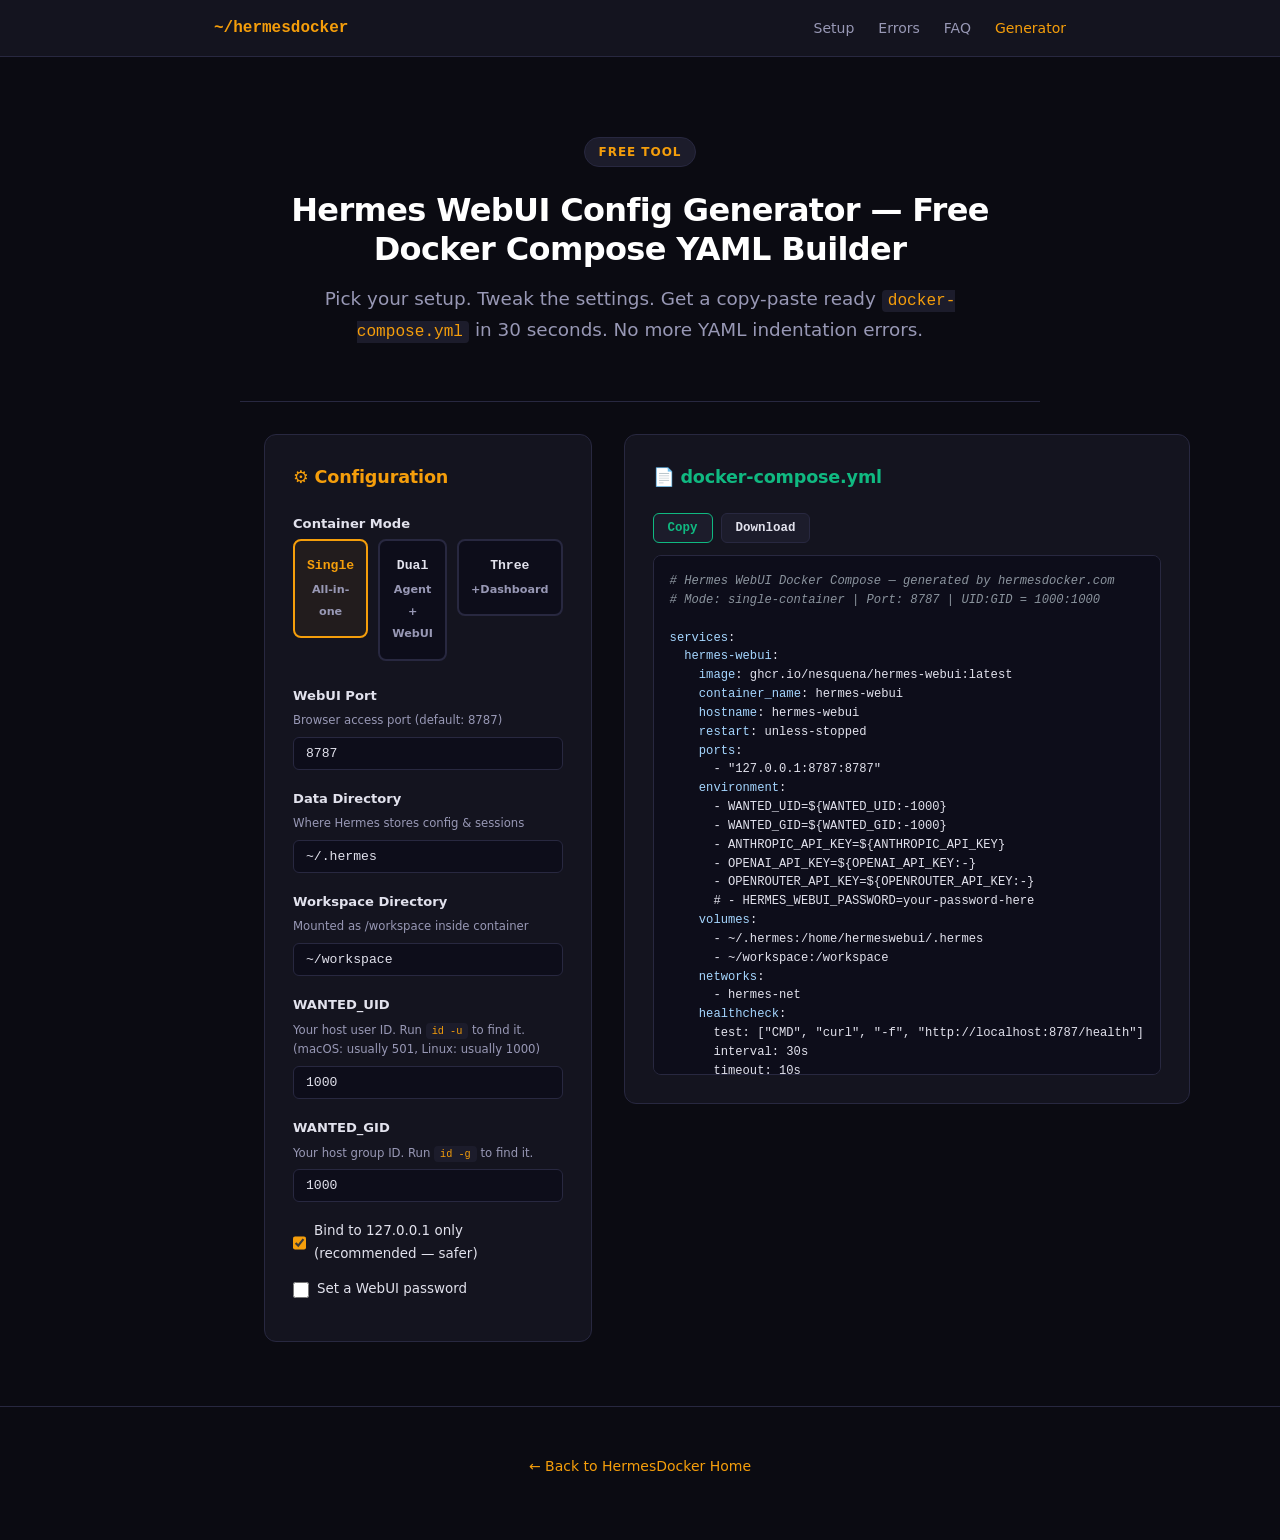
<file: config-generator/index.html>
<!DOCTYPE html>
<html lang="en">
<head>
  <meta charset="UTF-8">
  <meta name="viewport" content="width=device-width, initial-scale=1.0">
  <meta name="description" content="Generate a working Hermes WebUI Docker Compose file in 30 seconds. Pick your container mode, set your paths and ports — get a copy-paste ready YAML.">
  <title>Hermes WebUI Config Generator — Free Docker Compose YAML Builder</title>
  <link rel="canonical" href="https://hermesdocker.com/config-generator/">
  <meta name="robots" content="index, follow">
  <meta property="og:title" content="Hermes WebUI Config Generator — Free Docker Compose YAML Builder">
  <meta property="og:description" content="Generate a working Hermes WebUI Docker Compose file in 30 seconds. Pick your container mode, set your paths and ports.">
  <meta property="og:type" content="article">
  <meta property="og:url" content="https://hermesdocker.com/config-generator/">
  <meta property="og:locale" content="en_US">
  <meta name="twitter:card" content="summary_large_image">
  <meta name="twitter:title" content="Hermes WebUI Config Generator — Free Docker Compose YAML Builder">
  <meta name="twitter:description" content="Generate a working Hermes WebUI Docker Compose file in 30 seconds. Copy-paste ready.">
  <link rel="stylesheet" href="/style.css">
  <style>
    /* Tool page overrides */
    .generator-wrap {
      display: grid;
      grid-template-columns: 1fr 1fr;
      gap: 32px;
      align-items: start;
    }
    @media (max-width: 768px) {
      .generator-wrap { grid-template-columns: 1fr; }
    }

    .form-panel, .preview-panel {
      background: var(--surface);
      border: 1px solid var(--border);
      border-radius: 12px;
      padding: 28px;
    }

    .form-panel h2, .preview-panel h2 {
      font-size: 1.1rem;
      font-weight: 700;
      margin-bottom: 20px;
      display: flex;
      align-items: center;
      gap: 8px;
    }
    .form-panel h2 { color: var(--accent); }
    .preview-panel h2 { color: var(--green); }

    .form-group {
      margin-bottom: 18px;
    }
    .form-group label {
      display: block;
      font-size: 0.82rem;
      font-weight: 600;
      color: var(--text);
      margin-bottom: 4px;
    }
    .form-group .hint {
      font-size: 0.73rem;
      color: var(--text2);
      margin-bottom: 6px;
    }
    .form-group select,
    .form-group input[type="text"],
    .form-group input[type="number"] {
      width: 100%;
      background: var(--code-bg);
      border: 1px solid var(--border);
      border-radius: 6px;
      padding: 8px 12px;
      color: var(--text);
      font-family: var(--mono);
      font-size: 0.82rem;
      outline: none;
      transition: border-color 0.15s;
    }
    .form-group select:focus,
    .form-group input:focus {
      border-color: var(--accent);
    }
    .form-group select {
      cursor: pointer;
      appearance: none;
      background-image: url("data:image/svg+xml,%3Csvg xmlns='http://www.w3.org/2000/svg' width='12' height='12' viewBox='0 0 12 12'%3E%3Cpath d='M6 8L1 3h10z' fill='%239898b5'/%3E%3C/svg%3E");
      background-repeat: no-repeat;
      background-position: right 12px center;
      padding-right: 32px;
    }

    /* Mode selector — radio cards */
    .mode-selector {
      display: grid;
      grid-template-columns: repeat(3, 1fr);
      gap: 10px;
      margin-bottom: 20px;
    }
    .mode-card {
      position: relative;
    }
    .mode-card input {
      position: absolute; opacity: 0; pointer-events: none;
    }
    .mode-card label {
      display: block;
      background: var(--code-bg);
      border: 2px solid var(--border);
      border-radius: 8px;
      padding: 14px 12px;
      text-align: center;
      cursor: pointer;
      transition: border-color 0.15s, background 0.15s;
    }
    .mode-card label .mode-name {
      font-family: var(--mono);
      font-size: 0.82rem;
      font-weight: 700;
      color: var(--text);
      display: block;
    }
    .mode-card label .mode-desc {
      font-size: 0.7rem;
      color: var(--text2);
      margin-top: 2px;
    }
    .mode-card input:checked + label {
      border-color: var(--accent);
      background: rgba(245,158,11,0.06);
    }
    .mode-card input:checked + label .mode-name {
      color: var(--accent);
    }

    /* Preview panel */
    .preview-panel {
      position: sticky;
      top: 80px;
    }
    .preview-actions {
      display: flex;
      gap: 8px;
      margin-bottom: 12px;
    }
    .btn {
      display: inline-flex;
      align-items: center;
      gap: 6px;
      font-family: var(--mono);
      font-size: 0.78rem;
      font-weight: 600;
      border: 1px solid var(--border);
      border-radius: 6px;
      padding: 7px 14px;
      cursor: pointer;
      background: var(--surface2);
      color: var(--text);
      transition: border-color 0.15s, background 0.15s;
      white-space: nowrap;
    }
    .btn:hover { border-color: var(--accent); background: rgba(245,158,11,0.06); }
    .btn.copy-btn { border-color: var(--green); color: var(--green); }
    .btn.copy-btn:hover { background: rgba(16,185,129,0.08); }
    .btn.copy-btn.copied { background: rgba(16,185,129,0.12); border-color: var(--green); }

    .yaml-output {
      background: var(--code-bg);
      border: 1px solid var(--border);
      border-radius: 8px;
      padding: 16px;
      font-family: var(--mono);
      font-size: 0.76rem;
      line-height: 1.55;
      color: #e2e2ed;
      overflow-x: auto;
      white-space: pre;
      max-height: 520px;
      overflow-y: auto;
    }
    .yaml-output .y-key { color: #a5d6ff; }
    .yaml-output .y-comment { color: #8b949e; font-style: italic; }
    .yaml-output .y-val { color: #a5d6ff; }
    .yaml-output .y-bool { color: #ff7b72; }

    /* Email capture */
    .check-group {
      display: flex;
      align-items: center;
      gap: 8px;
      margin-bottom: 12px;
    }
    .check-group input[type="checkbox"] {
      accent-color: var(--accent);
      width: 16px; height: 16px;
    }
    .check-group label {
      font-size: 0.84rem;
      color: var(--text);
      cursor: pointer;
    }
  </style>
  <script type="application/ld+json">
  {
    "@context": "https://schema.org",
    "@type": "BreadcrumbList",
    "itemListElement": [
      { "@type": "ListItem", "position": 1, "name": "Hermes Docker Setup", "item": "https://hermesdocker.com/" },
      { "@type": "ListItem", "position": 2, "name": "Config Generator", "item": "https://hermesdocker.com/config-generator/" }
    ]
  }
  </script>
  <script type="application/ld+json">
  {
    "@context": "https://schema.org",
    "@type": "Article",
    "headline": "Hermes WebUI Config Generator — Free Docker Compose YAML Builder",
    "description": "Generate a working Hermes WebUI Docker Compose file in 30 seconds. Pick your container mode, set your paths and ports — get a copy-paste ready YAML.",
    "author": { "@type": "Person", "name": "HermesDocker" },
    "datePublished": "2026-06-09",
    "dateModified": "2026-06-12",
    "url": "https://hermesdocker.com/config-generator/",
    "isAccessibleForFree": true,
    "isPartOf": {"@type": "WebSite", "url": "https://hermesdocker.com/", "name": "HermesDocker"},
    "sameAs": [
      "https://github.com/nesquena/hermes-webui",
      "https://github.com/NousResearch/hermes-agent"
    ]
  }
  </script>
  <script type="application/ld+json">
  {
    "@context": "https://schema.org",
    "@type": "Organization",
    "name": "HermesDocker",
    "url": "https://hermesdocker.com",
    "description": "Deploy Hermes WebUI with Docker Compose — free Config Generator, 3 compose modes, 8 verified fixes",
    "sameAs": [
      "https://github.com/nesquena/hermes-webui",
      "https://github.com/NousResearch/hermes-agent"
    ]
  }
  </script>
  <script type="application/ld+json">
  {
    "@context": "https://schema.org",
    "@type": "WebSite",
    "name": "HermesDocker",
    "url": "https://hermesdocker.com",
    "description": "Deploy Hermes WebUI with Docker Compose in 5 minutes — free Config Generator, 3 compose modes, 8 verified fixes.",
    "inLanguage": "en"
  }
  </script>
</head>
<body>

<nav>
  <div class="nav-inner">
    <span class="nav-logo"><a href="/">~/hermesdocker</a></span>
    <ul class="nav-links">
      <li><a href="/#how-to">Setup</a></li>
      <li><a href="/#errors">Errors</a></li>
      <li><a href="/#faq">FAQ</a></li>
      <li><a href="/config-generator/" style="color:var(--accent);">Generator</a></li>
    </ul>
  </div>
</nav>

<main>

<section class="hero" style="padding-bottom:32px;">
  <div class="hero-badge">FREE TOOL</div>
  <h1 style="font-size:2rem;">Hermes WebUI Config Generator — Free Docker Compose YAML Builder</h1>
  <p class="subtitle">Pick your setup. Tweak the settings. Get a copy-paste ready <code>docker-compose.yml</code> in 30 seconds. No more YAML indentation errors.</p>
</section>

<section class="section" style="padding-top:32px;">
  <div class="generator-wrap">

    <!-- Form panel -->
    <div class="form-panel">
      <h2>&#9881; Configuration</h2>

      <div class="form-group">
        <label>Container Mode</label>
        <div class="mode-selector" id="modeSelector">
          <div class="mode-card">
            <input type="radio" name="mode" id="modeSingle" value="single" checked>
            <label for="modeSingle">
              <span class="mode-name">Single</span>
              <span class="mode-desc">All-in-one</span>
            </label>
          </div>
          <div class="mode-card">
            <input type="radio" name="mode" id="modeDual" value="dual">
            <label for="modeDual">
              <span class="mode-name">Dual</span>
              <span class="mode-desc">Agent + WebUI</span>
            </label>
          </div>
          <div class="mode-card">
            <input type="radio" name="mode" id="modeThree" value="three">
            <label for="modeThree">
              <span class="mode-name">Three</span>
              <span class="mode-desc">+Dashboard</span>
            </label>
          </div>
        </div>
      </div>

      <div class="form-group">
        <label for="webuiPort">WebUI Port</label>
        <div class="hint">Browser access port (default: 8787)</div>
        <input type="number" id="webuiPort" value="8787" min="1" max="65535">
      </div>

      <div class="form-group" id="agentPortGroup" style="display:none;">
        <label for="agentPort">Agent Gateway Port</label>
        <div class="hint">Internal agent port (default: 8642)</div>
        <input type="number" id="agentPort" value="8642" min="1" max="65535">
      </div>

      <div class="form-group" id="dashboardPortGroup" style="display:none;">
        <label for="dashboardPort">Dashboard Port</label>
        <div class="hint">Monitoring dashboard (default: 9119)</div>
        <input type="number" id="dashboardPort" value="9119" min="1" max="65535">
      </div>

      <div class="form-group">
        <label for="dataDir">Data Directory</label>
        <div class="hint">Where Hermes stores config & sessions</div>
        <input type="text" id="dataDir" value="~/.hermes">
      </div>

      <div class="form-group">
        <label for="workspaceDir">Workspace Directory</label>
        <div class="hint">Mounted as /workspace inside container</div>
        <input type="text" id="workspaceDir" value="~/workspace">
      </div>

      <div class="form-group" id="sharedDataGroup" style="display:none;">
        <label for="sharedDataDir">Shared Data Directory</label>
        <div class="hint">Production mount for multi-container (e.g., /mnt/data/hermes-allinone)</div>
        <input type="text" id="sharedDataDir" value="/mnt/data/hermes-allinone">
      </div>

      <div class="form-group">
        <label for="wantedUid">WANTED_UID</label>
        <div class="hint">Your host user ID. Run <code>id -u</code> to find it. (macOS: usually 501, Linux: usually 1000)</div>
        <input type="number" id="wantedUid" value="1000" min="0">
      </div>

      <div class="form-group">
        <label for="wantedGid">WANTED_GID</label>
        <div class="hint">Your host group ID. Run <code>id -g</code> to find it.</div>
        <input type="number" id="wantedGid" value="1000" min="0">
      </div>

      <div class="check-group">
        <input type="checkbox" id="bindLocalhost" checked>
        <label for="bindLocalhost">Bind to 127.0.0.1 only (recommended — safer)</label>
      </div>

      <div class="check-group">
        <input type="checkbox" id="setPassword">
        <label for="setPassword">Set a WebUI password</label>
      </div>

      <div class="form-group" id="passwordGroup" style="display:none;">
        <input type="text" id="webuiPassword" placeholder="Enter a strong password">
      </div>
    </div>

    <!-- Preview panel -->
    <div class="preview-panel">
      <h2>&#128196; docker-compose.yml</h2>
      <div class="preview-actions">
        <button class="btn copy-btn" id="copyBtn" onclick="copyYaml()">Copy</button>
        <button class="btn" id="downloadBtn" onclick="downloadYaml()">Download</button>
      </div>
      <div class="yaml-output" id="yamlOutput"></div>
    </div>

  </div>

</section>

</main>

<footer>
  <p><a href="/">← Back to HermesDocker Home</a></p>
</footer>

<script>
const modeInputs = document.querySelectorAll('input[name="mode"]');
const agentPortGroup = document.getElementById('agentPortGroup');
const dashboardPortGroup = document.getElementById('dashboardPortGroup');
const sharedDataGroup = document.getElementById('sharedDataGroup');
const bindLocalhost = document.getElementById('bindLocalhost');
const setPassword = document.getElementById('setPassword');
const passwordGroup = document.getElementById('passwordGroup');

function updateFormUI() {
  const mode = document.querySelector('input[name="mode"]:checked').value;
  agentPortGroup.style.display = (mode === 'dual' || mode === 'three') ? '' : 'none';
  dashboardPortGroup.style.display = (mode === 'three') ? '' : 'none';
  sharedDataGroup.style.display = (mode === 'three') ? '' : 'none';
}

modeInputs.forEach(r => r.addEventListener('change', () => { updateFormUI(); generateYaml(); }));
setPassword.addEventListener('change', () => {
  passwordGroup.style.display = setPassword.checked ? '' : 'none';
  generateYaml();
});

// Listen to all form inputs
document.querySelectorAll('.form-panel input, .form-panel select').forEach(el => {
  el.addEventListener('input', generateYaml);
  el.addEventListener('change', generateYaml);
});

function getVal(id) { return document.getElementById(id).value.trim(); }
function getChecked(id) { return document.getElementById(id).checked; }

function generateYaml() {
  const mode = document.querySelector('input[name="mode"]:checked').value;
  const webuiPort = getVal('webuiPort') || '8787';
  const agentPort = getVal('agentPort') || '8642';
  const dashboardPort = getVal('dashboardPort') || '9119';
  const dataDir = getVal('dataDir') || '~/.hermes';
  const workspaceDir = getVal('workspaceDir') || '~/workspace';
  const sharedDir = getVal('sharedDataDir') || '/mnt/data/hermes-allinone';
  const uid = getVal('wantedUid') || '1000';
  const gid = getVal('wantedGid') || '1000';
  const localhost = getChecked('bindLocalhost');
  const hasPassword = getChecked('setPassword');
  const password = getVal('webuiPassword');
  const bind = localhost ? '127.0.0.1' : '0.0.0.0';

  const L = (s, v, c) => `  ${s}: ${v}` + (c ? `  ${c}` : '');

  let yaml = '# Hermes WebUI Docker Compose — generated by hermesdocker.com\n';
  yaml += `# Mode: ${mode}-container | Port: ${webuiPort} | UID:GID = ${uid}:${gid}\n\n`;
  yaml += 'services:\n';

  if (mode === 'dual' || mode === 'three') {
    // hermes-agent service
    yaml += '  hermes-agent:\n';
    yaml += '    image: ghcr.io/nesquena/hermes-agent:latest\n';
    yaml += '    container_name: hermes-agent\n';
    yaml += '    hostname: hermes-agent\n';
    yaml += '    restart: unless-stopped\n';
    yaml += '    ports:\n';
    yaml += `      - "${bind}:${agentPort}:${agentPort}"\n`;
    yaml += '    environment:\n';
    yaml += '      - ANTHROPIC_API_KEY=${ANTHROPIC_API_KEY}\n';
    yaml += '      - OPENAI_API_KEY=${OPENAI_API_KEY:-}\n';
    yaml += '      - OPENROUTER_API_KEY=${OPENROUTER_API_KEY:-}\n';
    yaml += '    volumes:\n';
    yaml += `      - ${dataDir}/hermes-agent:/app\n`;
    if (mode === 'three') {
      yaml += `      - ${sharedDir}:/root/.hermes\n`;
    } else {
      yaml += `      - ${dataDir}:/root/.hermes\n`;
    }
    yaml += '    networks:\n';
    yaml += '      - hermes-net\n\n';
  }

  // hermes-webui service
  yaml += '  hermes-webui:\n';
  yaml += '    image: ghcr.io/nesquena/hermes-webui:latest\n';
  yaml += '    container_name: hermes-webui\n';
  yaml += '    hostname: hermes-webui\n';
  yaml += '    restart: unless-stopped\n';
  yaml += '    ports:\n';
  yaml += `      - "${bind}:${webuiPort}:${webuiPort}"\n`;
  yaml += '    environment:\n';
  yaml += `      - WANTED_UID=\${WANTED_UID:-${uid}}\n`;
  yaml += `      - WANTED_GID=\${WANTED_GID:-${gid}}\n`;
  if (mode === 'single') {
    yaml += '      - ANTHROPIC_API_KEY=${ANTHROPIC_API_KEY}\n';
    yaml += '      - OPENAI_API_KEY=${OPENAI_API_KEY:-}\n';
    yaml += '      - OPENROUTER_API_KEY=${OPENROUTER_API_KEY:-}\n';
  } else {
    yaml += '      - HERMES_AGENT_URL=http://hermes-agent:8642\n';
  }
  if (hasPassword && password) {
    yaml += `      - HERMES_WEBUI_PASSWORD=${password}\n`;
  } else {
    yaml += '      # - HERMES_WEBUI_PASSWORD=your-password-here\n';
  }
  yaml += '    volumes:\n';
  if (mode === 'three') {
    yaml += `      - ${sharedDir}:/home/hermeswebui/.hermes\n`;
    yaml += `      - ${sharedDir}/hermes-agent-src:/home/hermeswebui/.hermes/hermes-agent\n`;
  } else if (mode === 'dual') {
    yaml += `      - ${dataDir}:/home/hermeswebui/.hermes\n`;
    yaml += `      - ${dataDir}/hermes-agent:/home/hermeswebui/.hermes/hermes-agent\n`;
  } else {
    yaml += `      - ${dataDir}:/home/hermeswebui/.hermes\n`;
  }
  yaml += `      - ${workspaceDir}:/workspace\n`;
  yaml += '    networks:\n';
  yaml += '      - hermes-net\n';
  if (mode !== 'single') {
    yaml += '    depends_on:\n';
    yaml += '      hermes-agent:\n';
    yaml += '        condition: service_started\n';
  }
  yaml += '    healthcheck:\n';
  yaml += '      test: ["CMD", "curl", "-f", "http://localhost:8787/health"]\n';
  yaml += '      interval: 30s\n';
  yaml += '      timeout: 10s\n';
  yaml += '      retries: 3\n';

  if (mode === 'three') {
    yaml += '\n  hermes-dashboard:\n';
    yaml += '    image: ghcr.io/nesquena/hermes-dashboard:latest\n';
    yaml += '    container_name: hermes-dashboard\n';
    yaml += '    hostname: hermes-dashboard\n';
    yaml += '    restart: unless-stopped\n';
    yaml += '    ports:\n';
    yaml += `      - "${bind}:${dashboardPort}:${dashboardPort}"\n`;
    yaml += '    environment:\n';
    yaml += `      - WANTED_UID=\${WANTED_UID:-${uid}}\n`;
    yaml += `      - WANTED_GID=\${WANTED_GID:-${gid}}\n`;
    yaml += '      - HERMES_AGENT_URL=http://hermes-agent:8642\n';
    yaml += '    volumes:\n';
    yaml += `      - ${sharedDir}:/home/hermeswebui/.hermes\n`;
    yaml += '    networks:\n';
    yaml += '      - hermes-net\n';
    yaml += '    depends_on:\n';
    yaml += '      hermes-agent:\n';
    yaml += '        condition: service_started\n';
  }

  yaml += '\nnetworks:\n';
  yaml += '  hermes-net:\n';
  yaml += '    driver: bridge\n';

  // Syntax highlight
  let html = yaml
    .replace(/&/g, '&amp;')
    .replace(/</g, '&lt;')
    .replace(/>/g, '&gt;');

  html = html.replace(/^(#.*)$/gm, '<span class="y-comment">$1</span>');
  html = html.replace(/^(\s{0,4})([\w-]+)(:)/gm, (m, sp, key, colon) => {
    return sp + '<span class="y-key">' + key + '</span>' + colon;
  });

  document.getElementById('yamlOutput').innerHTML = html;
}

function copyYaml() {
  const el = document.getElementById('yamlOutput');
  const range = document.createRange();
  range.selectNodeContents(el);
  const sel = window.getSelection();
  sel.removeAllRanges();
  sel.addRange(range);
  document.execCommand('copy');
  sel.removeAllRanges();

  const btn = document.getElementById('copyBtn');
  btn.textContent = 'Copied!';
  btn.classList.add('copied');
  setTimeout(() => {
    btn.textContent = 'Copy';
    btn.classList.remove('copied');
  }, 2000);
}

function downloadYaml() {
  const raw = document.getElementById('yamlOutput').textContent;
  const blob = new Blob([raw], { type: 'text/yaml' });
  const a = document.createElement('a');
  a.href = URL.createObjectURL(blob);
  a.download = 'docker-compose.yml';
  a.click();
  URL.revokeObjectURL(a.href);
}

// Init
updateFormUI();
generateYaml();
</script>

</body>
</html>
</file>
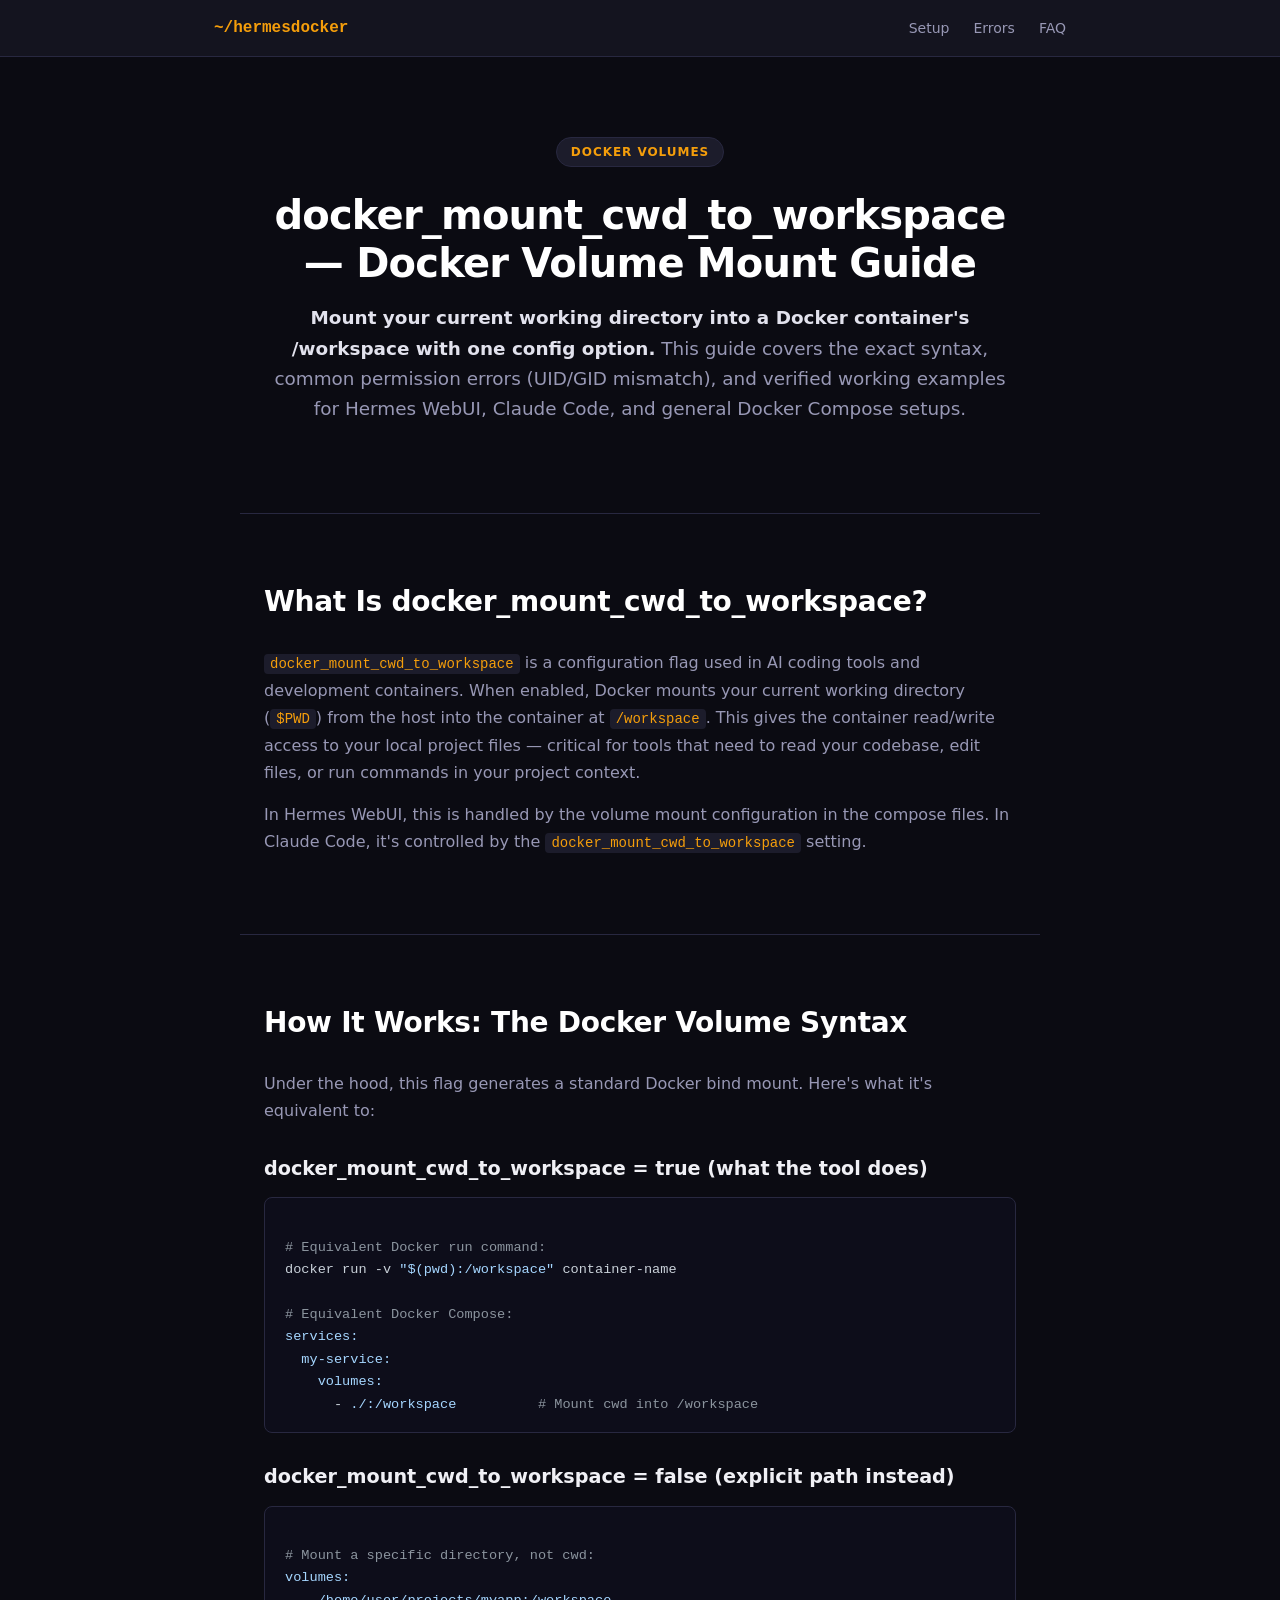
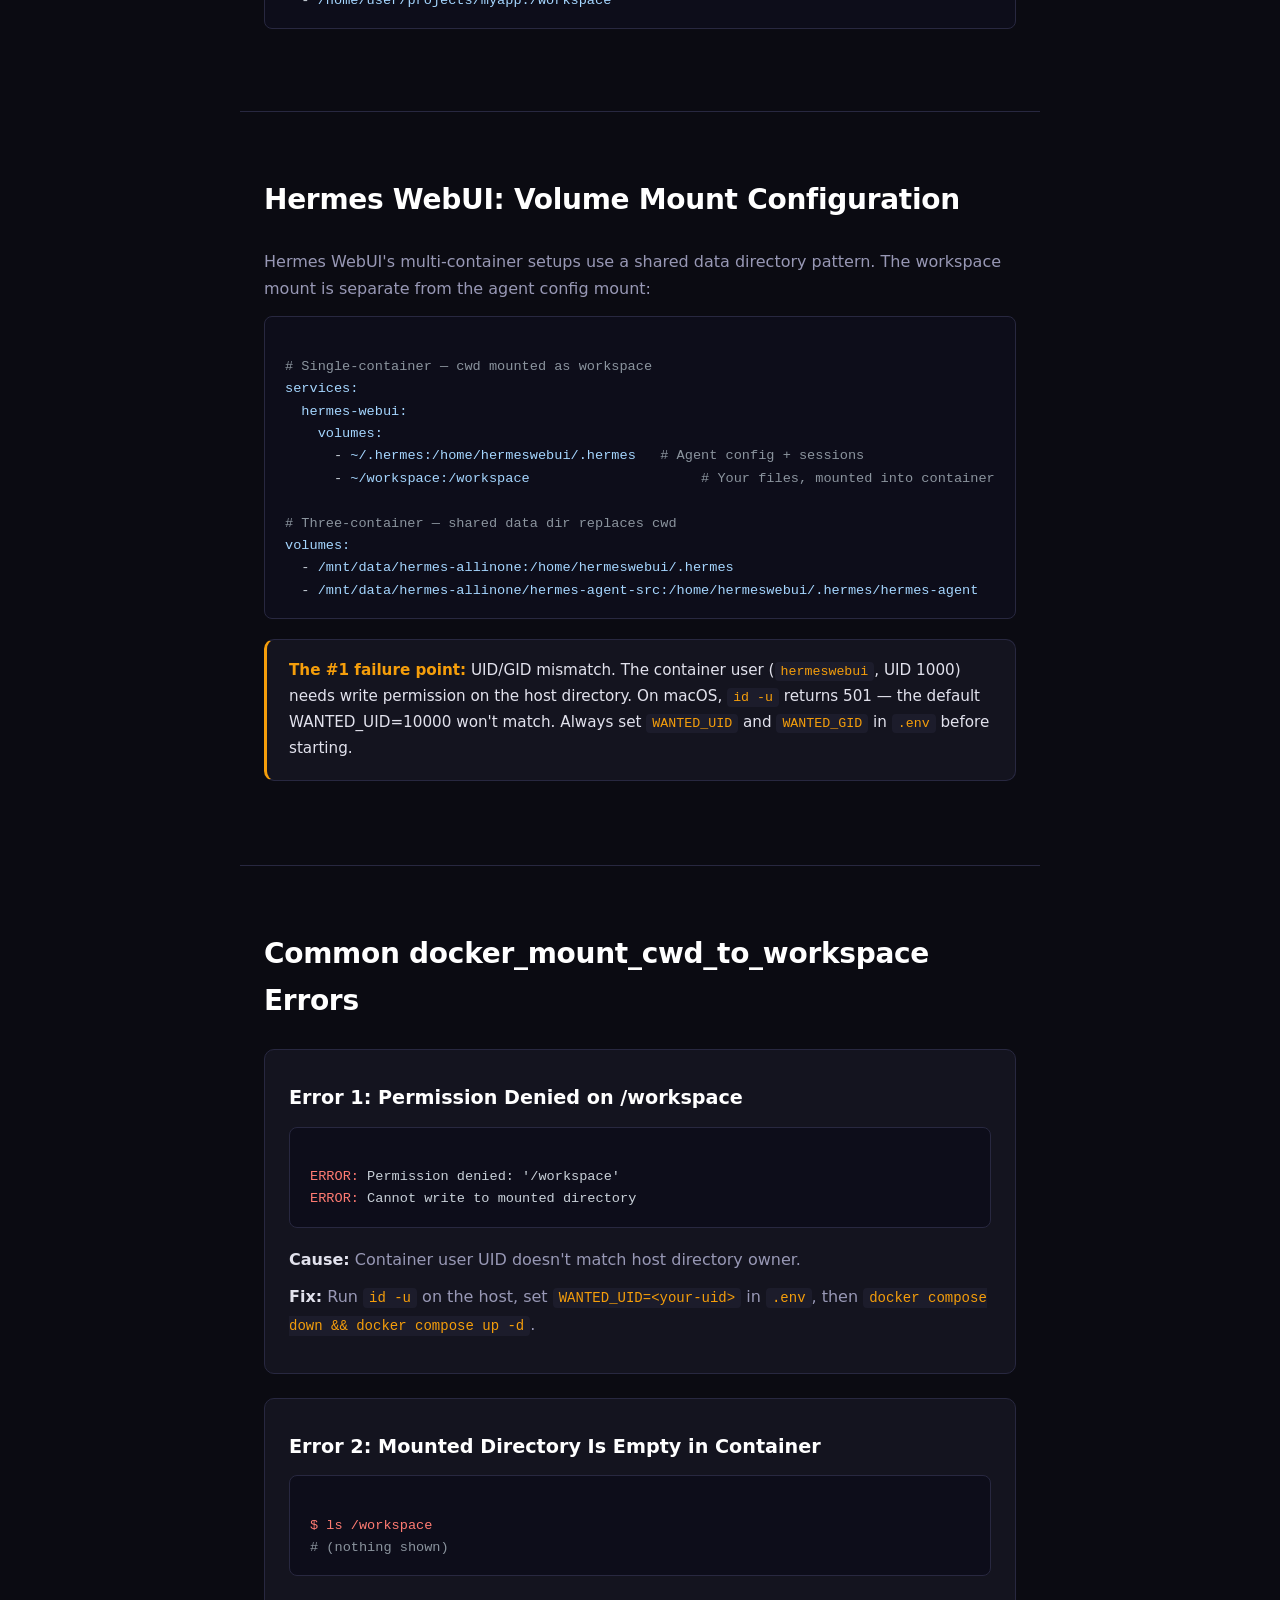
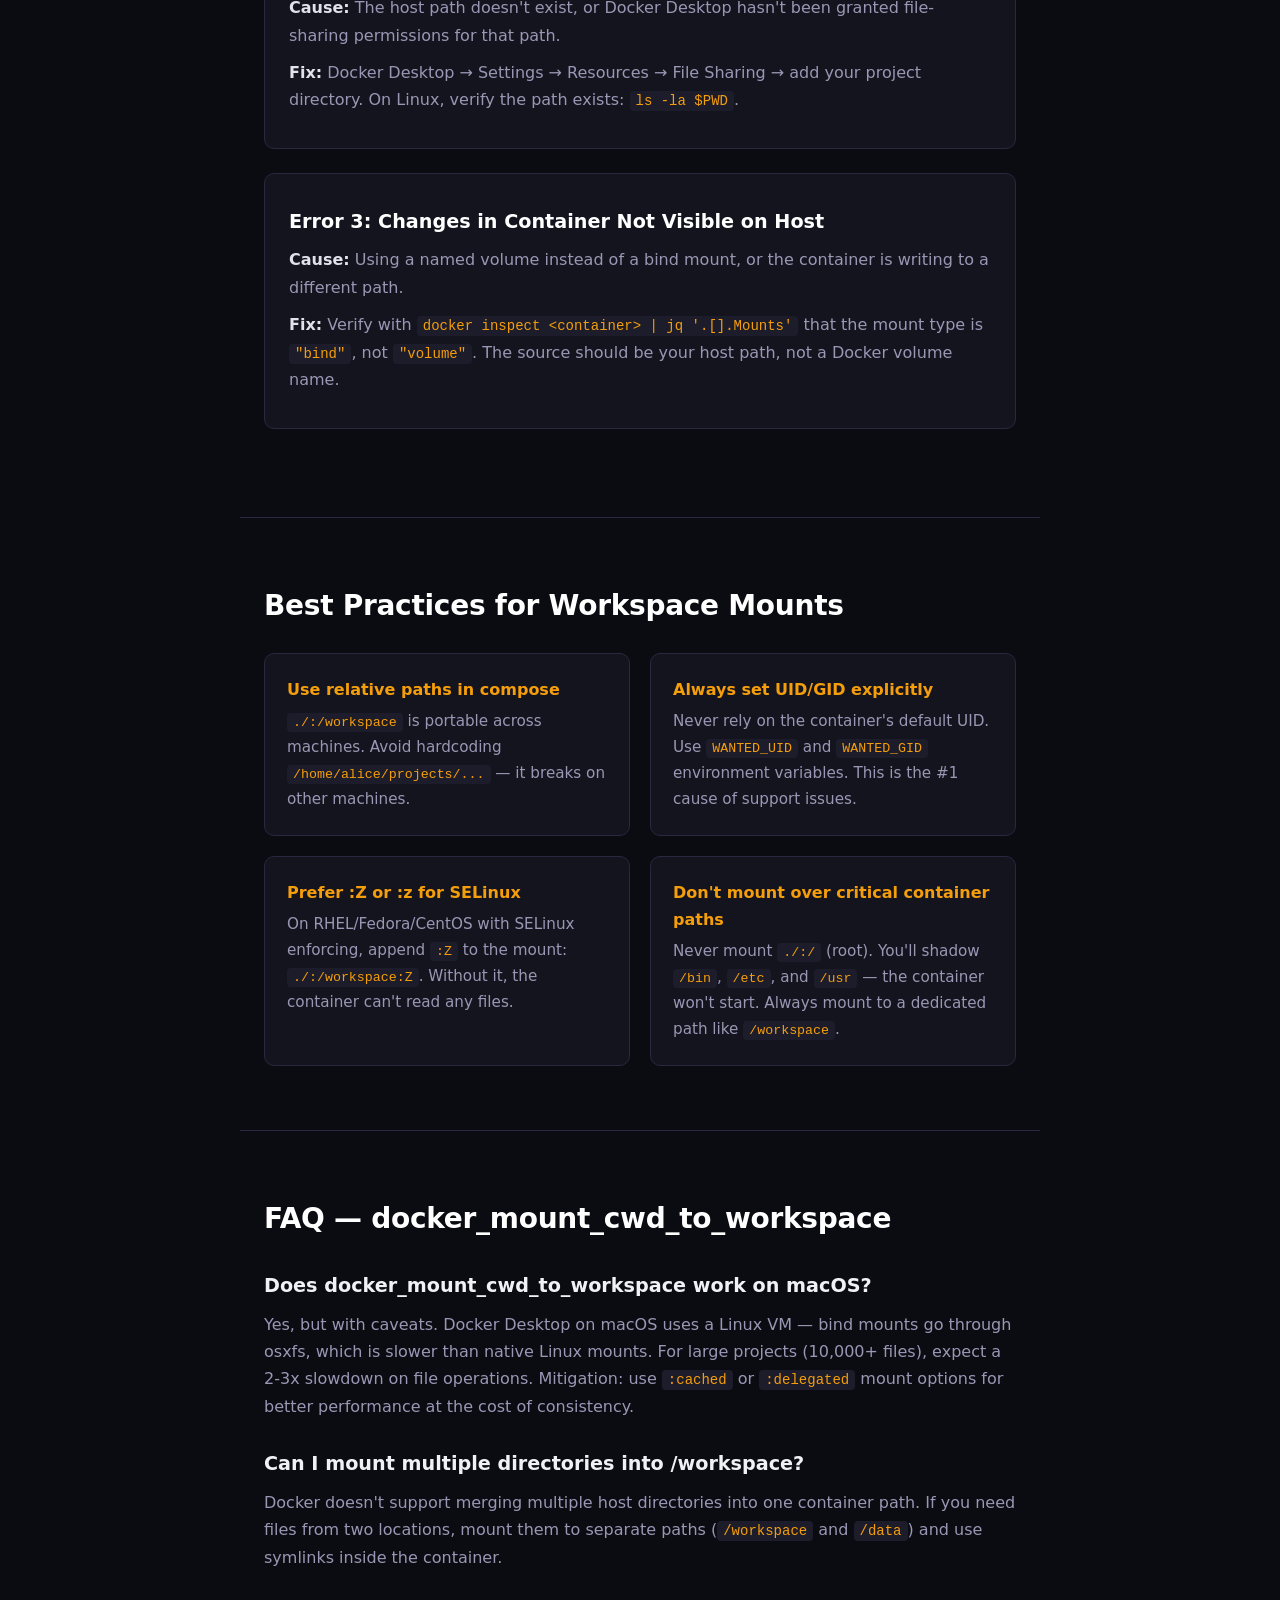
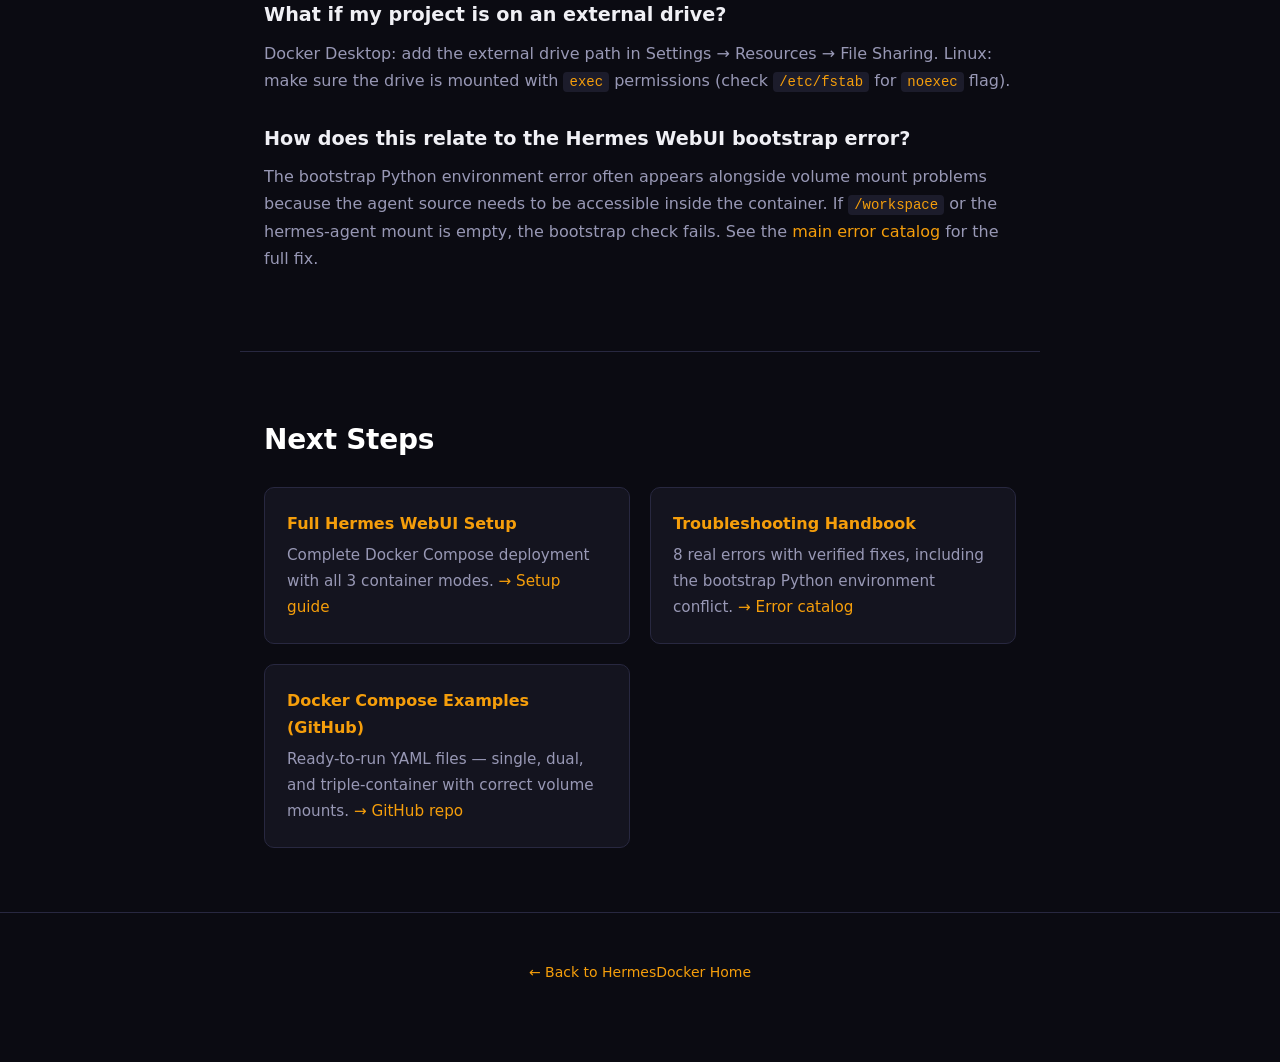
<file: docker-volume-mounting/index.html>
<!DOCTYPE html>
<html lang="en">
<head>
  <meta charset="UTF-8">
  <meta name="viewport" content="width=device-width, initial-scale=1.0">
  <meta name="description" content="Fix docker_mount_cwd_to_workspace errors. Mount your working directory into Docker — examples for Hermes WebUI, Claude Code, and general Docker.">
  <title>docker_mount_cwd_to_workspace — Docker Volume Mount Guide</title>
  <link rel="canonical" href="https://hermesdocker.com/docker-volume-mounting/">
  <meta name="robots" content="index, follow">
  <meta property="og:title" content="docker_mount_cwd_to_workspace — Docker Volume Mount Guide">
  <meta property="og:description" content="Fix docker_mount_cwd_to_workspace — mount your current directory into a Docker container with working examples.">
  <meta property="og:type" content="article">
  <meta property="og:url" content="https://hermesdocker.com/docker-volume-mounting/">
  <meta property="og:locale" content="en_US">
  <meta name="twitter:card" content="summary_large_image">
  <meta name="twitter:title" content="docker_mount_cwd_to_workspace — Docker Volume Mount Guide">
  <meta name="twitter:description" content="Fix docker_mount_cwd_to_workspace — mount your current directory into a Docker container with working examples.">
  <link rel="stylesheet" href="/style.css">
  <script type="application/ld+json">
  {
    "@context": "https://schema.org",
    "@type": "BreadcrumbList",
    "itemListElement": [
      { "@type": "ListItem", "position": 1, "name": "Hermes Docker Setup", "item": "https://hermesdocker.com/" },
      { "@type": "ListItem", "position": 2, "name": "Docker Volume Mounting Guide", "item": "https://hermesdocker.com/docker-volume-mounting/" }
    ]
  }
  </script>
  <script type="application/ld+json">
  {
    "@context": "https://schema.org",
    "@type": "Article",
    "headline": "docker_mount_cwd_to_workspace: Docker Volume Mount Guide",
    "description": "Fix docker_mount_cwd_to_workspace — mount your current directory into a Docker container. Working examples for Hermes WebUI and general Docker.",
    "author": { "@type": "Person", "name": "HermesDocker" },
    "datePublished": "2026-06-09",
    "dateModified": "2026-06-12",
    "url": "https://hermesdocker.com/docker-volume-mounting/",
    "isAccessibleForFree": true,
    "isPartOf": {"@type": "WebSite", "url": "https://hermesdocker.com/", "name": "HermesDocker"},
    "sameAs": [
      "https://github.com/nesquena/hermes-webui",
      "https://github.com/NousResearch/hermes-agent"
    ]
  }
  </script>
  <script type="application/ld+json">
  {
    "@context": "https://schema.org",
    "@type": "Organization",
    "name": "HermesDocker",
    "url": "https://hermesdocker.com",
    "description": "Deploy Hermes WebUI with Docker Compose — free Config Generator, 3 compose modes, 8 verified fixes",
    "sameAs": [
      "https://github.com/nesquena/hermes-webui",
      "https://github.com/NousResearch/hermes-agent"
    ]
  }
  </script>
  <script type="application/ld+json">
  {
    "@context": "https://schema.org",
    "@type": "WebSite",
    "name": "HermesDocker",
    "url": "https://hermesdocker.com",
    "description": "Deploy Hermes WebUI with Docker Compose in 5 minutes — free Config Generator, 3 compose modes, 8 verified fixes.",
    "inLanguage": "en"
  }
  </script>
  <script type="application/ld+json">
  {
    "@context": "https://schema.org",
    "@type": "FAQPage",
    "mainEntity": [
      {
        "@type": "Question",
        "name": "What does docker_mount_cwd_to_workspace mean?",
        "acceptedAnswer": { "@type": "Answer", "text": "It's a configuration option that tells Docker to mount your current working directory (cwd) from the host machine into the container's /workspace directory. This lets the container access your local files. It's commonly used in AI coding tools and development containers where you want the container to see your project files." }
      },
      {
        "@type": "Question",
        "name": "How do I fix docker_mount_cwd_to_workspace permission errors?",
        "acceptedAnswer": { "@type": "Answer", "text": "The most common cause is UID/GID mismatch between the host user and the container user. Fix: set WANTED_UID and WANTED_GID in your .env file to match your host user (run 'id -u' and 'id -g' to find them). For macOS users, UIDs start at 501, not 1000. Also ensure the mount directory exists on the host before starting the container." }
      },
      {
        "@type": "Question",
        "name": "What's the difference between bind mounts and named volumes for workspace?",
        "acceptedAnswer": { "@type": "Answer", "text": "Bind mounts (./local:/workspace) map a specific host path into the container — ideal for development where you want live file sync. Named volumes (my_volume:/workspace) are managed by Docker and stored in /var/lib/docker — better for production data that doesn't need host access. For docker_mount_cwd_to_workspace scenarios, bind mounts are the standard choice." }
      }
    ]
  }
  </script>
</head>
<body>

<nav>
  <div class="nav-inner">
    <span class="nav-logo"><a href="/">~/hermesdocker</a></span>
    <ul class="nav-links">
      <li><a href="/#how-to">Setup</a></li>
      <li><a href="/#errors">Errors</a></li>
      <li><a href="/#faq">FAQ</a></li>
    </ul>
  </div>
</nav>

<main>

<section class="hero">
  <div class="hero-badge">DOCKER VOLUMES</div>
  <h1>docker_mount_cwd_to_workspace — Docker Volume Mount Guide</h1>
  <p class="subtitle"><strong>Mount your current working directory into a Docker container's /workspace with one config option.</strong> This guide covers the exact syntax, common permission errors (UID/GID mismatch), and verified working examples for Hermes WebUI, Claude Code, and general Docker Compose setups.</p>
</section>

<section class="section">
  <h2>What Is docker_mount_cwd_to_workspace?</h2>
  <p><code>docker_mount_cwd_to_workspace</code> is a configuration flag used in AI coding tools and development containers. When enabled, Docker mounts your current working directory (<code>$PWD</code>) from the host into the container at <code>/workspace</code>. This gives the container read/write access to your local project files — critical for tools that need to read your codebase, edit files, or run commands in your project context.</p>
  <p>In Hermes WebUI, this is handled by the volume mount configuration in the compose files. In Claude Code, it's controlled by the <code>docker_mount_cwd_to_workspace</code> setting.</p>
</section>

<section class="section">
  <h2>How It Works: The Docker Volume Syntax</h2>
  <p>Under the hood, this flag generates a standard Docker bind mount. Here's what it's equivalent to:</p>

  <h3>docker_mount_cwd_to_workspace = true (what the tool does)</h3>
  <div class="code-block">
<span class="cm"># Equivalent Docker run command:</span>
docker run -v <span class="st">"$(pwd):/workspace"</span> container-name

<span class="cm"># Equivalent Docker Compose:</span>
<span class="st">services:</span>
  <span class="st">my-service:</span>
    <span class="st">volumes:</span>
      - <span class="st">./:/workspace</span>          <span class="cm"># Mount cwd into /workspace</span></div>

  <h3>docker_mount_cwd_to_workspace = false (explicit path instead)</h3>
  <div class="code-block">
<span class="cm"># Mount a specific directory, not cwd:</span>
<span class="st">volumes:</span>
  - <span class="st">/home/user/projects/myapp:/workspace</span></div>
</section>

<section class="section">
  <h2>Hermes WebUI: Volume Mount Configuration</h2>
  <p>Hermes WebUI's multi-container setups use a shared data directory pattern. The workspace mount is separate from the agent config mount:</p>

  <div class="code-block">
<span class="cm"># Single-container — cwd mounted as workspace</span>
<span class="st">services:</span>
  <span class="st">hermes-webui:</span>
    <span class="st">volumes:</span>
      - <span class="st">~/.hermes:/home/hermeswebui/.hermes</span>   <span class="cm"># Agent config + sessions</span>
      - <span class="st">~/workspace:/workspace</span>                     <span class="cm"># Your files, mounted into container</span>

<span class="cm"># Three-container — shared data dir replaces cwd</span>
<span class="st">volumes:</span>
  - <span class="st">/mnt/data/hermes-allinone:/home/hermeswebui/.hermes</span>
  - <span class="st">/mnt/data/hermes-allinone/hermes-agent-src:/home/hermeswebui/.hermes/hermes-agent</span></div>

  <div class="callout warn">
    <strong>The #1 failure point:</strong> UID/GID mismatch. The container user (<code>hermeswebui</code>, UID 1000) needs write permission on the host directory. On macOS, <code>id -u</code> returns 501 — the default WANTED_UID=10000 won't match. Always set <code>WANTED_UID</code> and <code>WANTED_GID</code> in <code>.env</code> before starting.
  </div>
</section>

<section class="section">
  <h2>Common docker_mount_cwd_to_workspace Errors</h2>

  <div class="error-entry">
    <h3>Error 1: Permission Denied on /workspace</h3>
    <div class="code-block">
<span class="kw">ERROR:</span> Permission denied: '/workspace'
<span class="kw">ERROR:</span> Cannot write to mounted directory</div>
    <p><strong>Cause:</strong> Container user UID doesn't match host directory owner.</p>
    <p><strong>Fix:</strong> Run <code>id -u</code> on the host, set <code>WANTED_UID=&lt;your-uid&gt;</code> in <code>.env</code>, then <code>docker compose down && docker compose up -d</code>.</p>
  </div>

  <div class="error-entry">
    <h3>Error 2: Mounted Directory Is Empty in Container</h3>
    <div class="code-block">
<span class="kw">$ ls /workspace</span>
<span class="cm"># (nothing shown)</span></div>
    <p><strong>Cause:</strong> The host path doesn't exist, or Docker Desktop hasn't been granted file-sharing permissions for that path.</p>
    <p><strong>Fix:</strong> Docker Desktop → Settings → Resources → File Sharing → add your project directory. On Linux, verify the path exists: <code>ls -la $PWD</code>.</p>
  </div>

  <div class="error-entry">
    <h3>Error 3: Changes in Container Not Visible on Host</h3>
    <p><strong>Cause:</strong> Using a named volume instead of a bind mount, or the container is writing to a different path.</p>
    <p><strong>Fix:</strong> Verify with <code>docker inspect &lt;container&gt; | jq '.[].Mounts'</code> that the mount type is <code>"bind"</code>, not <code>"volume"</code>. The source should be your host path, not a Docker volume name.</p>
  </div>
</section>

<section class="section">
  <h2>Best Practices for Workspace Mounts</h2>

  <div class="features-grid">
    <div class="feature-card">
      <h4>Use relative paths in compose</h4>
      <p><code>./:/workspace</code> is portable across machines. Avoid hardcoding <code>/home/alice/projects/...</code> — it breaks on other machines.</p>
    </div>
    <div class="feature-card">
      <h4>Always set UID/GID explicitly</h4>
      <p>Never rely on the container's default UID. Use <code>WANTED_UID</code> and <code>WANTED_GID</code> environment variables. This is the #1 cause of support issues.</p>
    </div>
    <div class="feature-card">
      <h4>Prefer :Z or :z for SELinux</h4>
      <p>On RHEL/Fedora/CentOS with SELinux enforcing, append <code>:Z</code> to the mount: <code>./:/workspace:Z</code>. Without it, the container can't read any files.</p>
    </div>
    <div class="feature-card">
      <h4>Don't mount over critical container paths</h4>
      <p>Never mount <code>./:/</code> (root). You'll shadow <code>/bin</code>, <code>/etc</code>, and <code>/usr</code> — the container won't start. Always mount to a dedicated path like <code>/workspace</code>.</p>
    </div>
  </div>
</section>

<section class="section" id="faq">
  <h2>FAQ — docker_mount_cwd_to_workspace</h2>

  <div class="faq-item">
    <h3>Does docker_mount_cwd_to_workspace work on macOS?</h3>
    <p>Yes, but with caveats. Docker Desktop on macOS uses a Linux VM — bind mounts go through osxfs, which is slower than native Linux mounts. For large projects (10,000+ files), expect a 2-3x slowdown on file operations. Mitigation: use <code>:cached</code> or <code>:delegated</code> mount options for better performance at the cost of consistency.</p>
  </div>

  <div class="faq-item">
    <h3>Can I mount multiple directories into /workspace?</h3>
    <p>Docker doesn't support merging multiple host directories into one container path. If you need files from two locations, mount them to separate paths (<code>/workspace</code> and <code>/data</code>) and use symlinks inside the container.</p>
  </div>

  <div class="faq-item">
    <h3>What if my project is on an external drive?</h3>
    <p>Docker Desktop: add the external drive path in Settings → Resources → File Sharing. Linux: make sure the drive is mounted with <code>exec</code> permissions (check <code>/etc/fstab</code> for <code>noexec</code> flag).</p>
  </div>

  <div class="faq-item">
    <h3>How does this relate to the Hermes WebUI bootstrap error?</h3>
    <p>The bootstrap Python environment error often appears alongside volume mount problems because the agent source needs to be accessible inside the container. If <code>/workspace</code> or the hermes-agent mount is empty, the bootstrap check fails. See the <a href="/#errors">main error catalog</a> for the full fix.</p>
  </div>
</section>

<section class="section" id="next">
  <h2>Next Steps</h2>
  <div class="features-grid">
    <div class="feature-card">
      <h4>Full Hermes WebUI Setup</h4>
      <p>Complete Docker Compose deployment with all 3 container modes. <a href="/#how-to">→ Setup guide</a></p>
    </div>
    <div class="feature-card">
      <h4>Troubleshooting Handbook</h4>
      <p>8 real errors with verified fixes, including the bootstrap Python environment conflict. <a href="/#errors">→ Error catalog</a></p>
    </div>
    <div class="feature-card">
      <h4>Docker Compose Examples (GitHub)</h4>
      <p>Ready-to-run YAML files — single, dual, and triple-container with correct volume mounts. <a href="https://github.com/Jakeshadow/hermes-webui-docker-examples" target="_blank" rel="noopener">→ GitHub repo</a></p>
    </div>
  </div>
</section>

</main>

<footer>
  <p><a href="/">← Back to HermesDocker Home</a></p>
</footer>

</body>
</html>
</file>
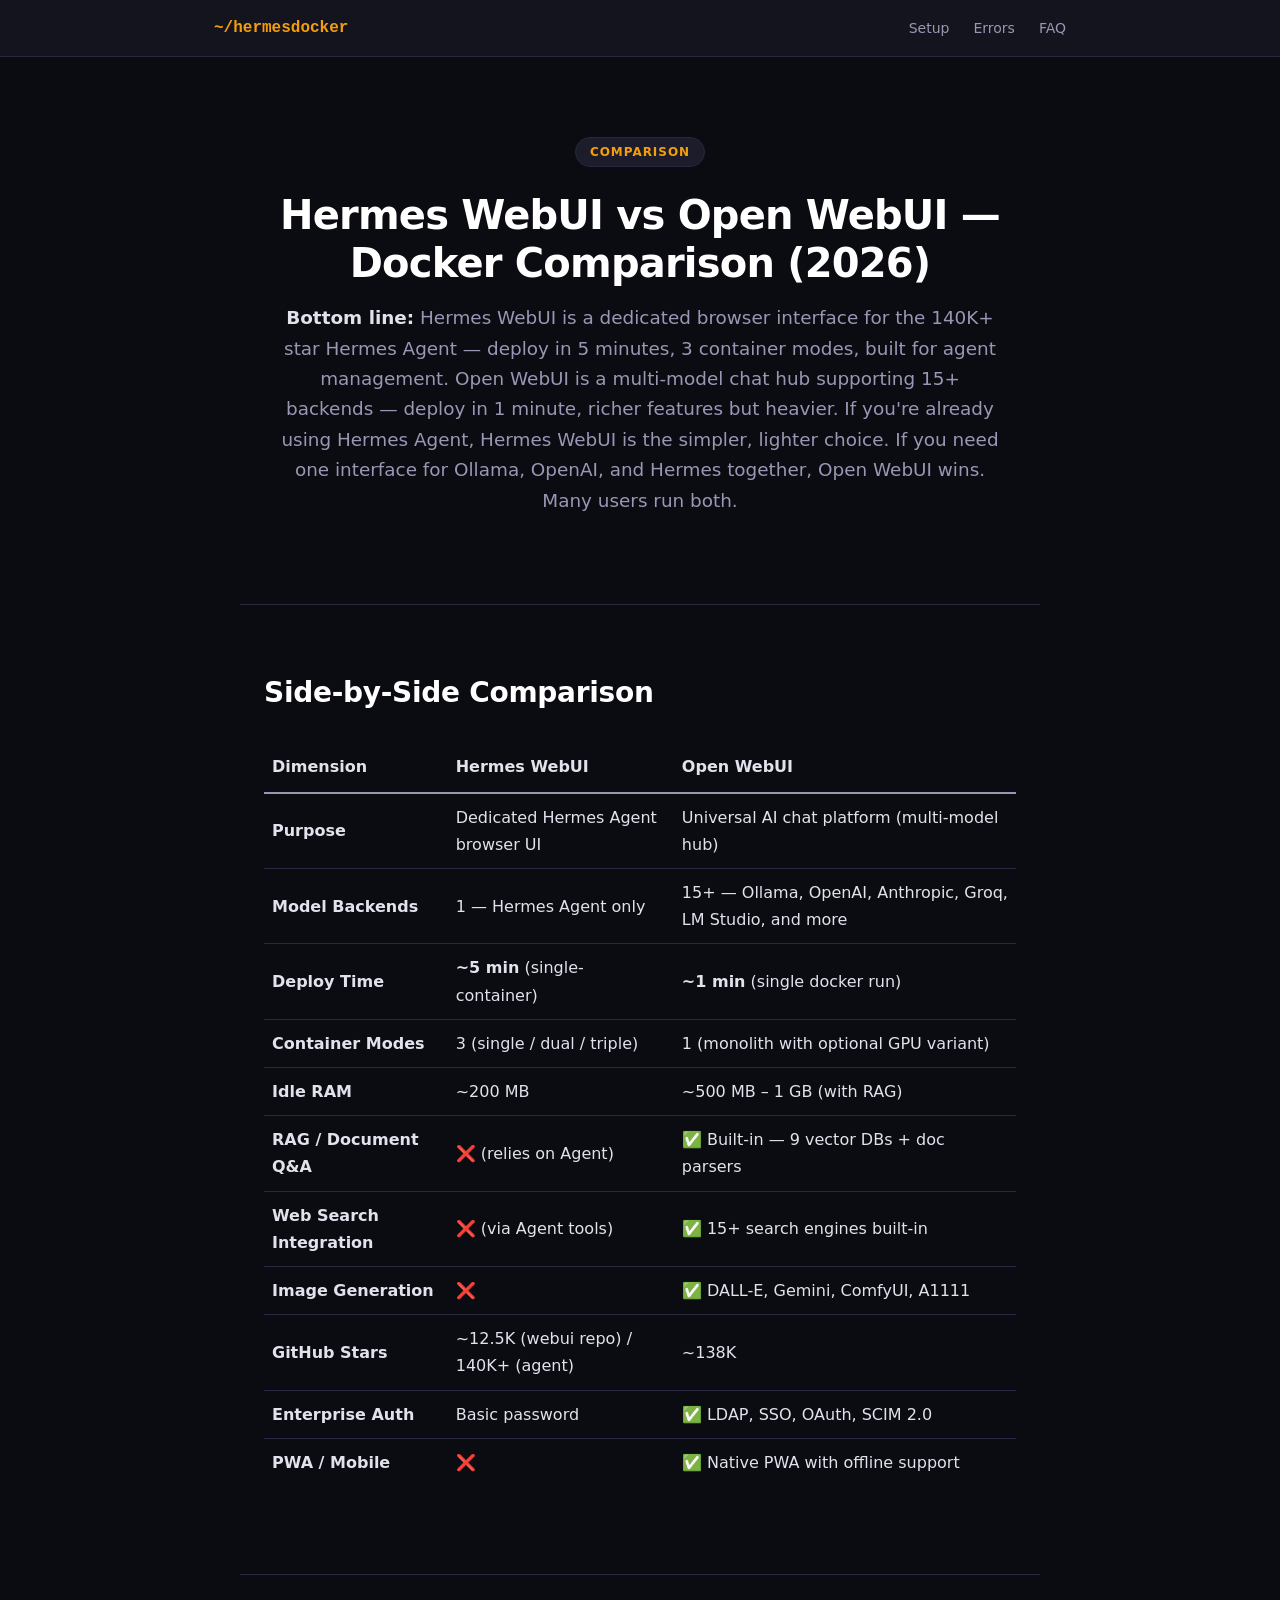
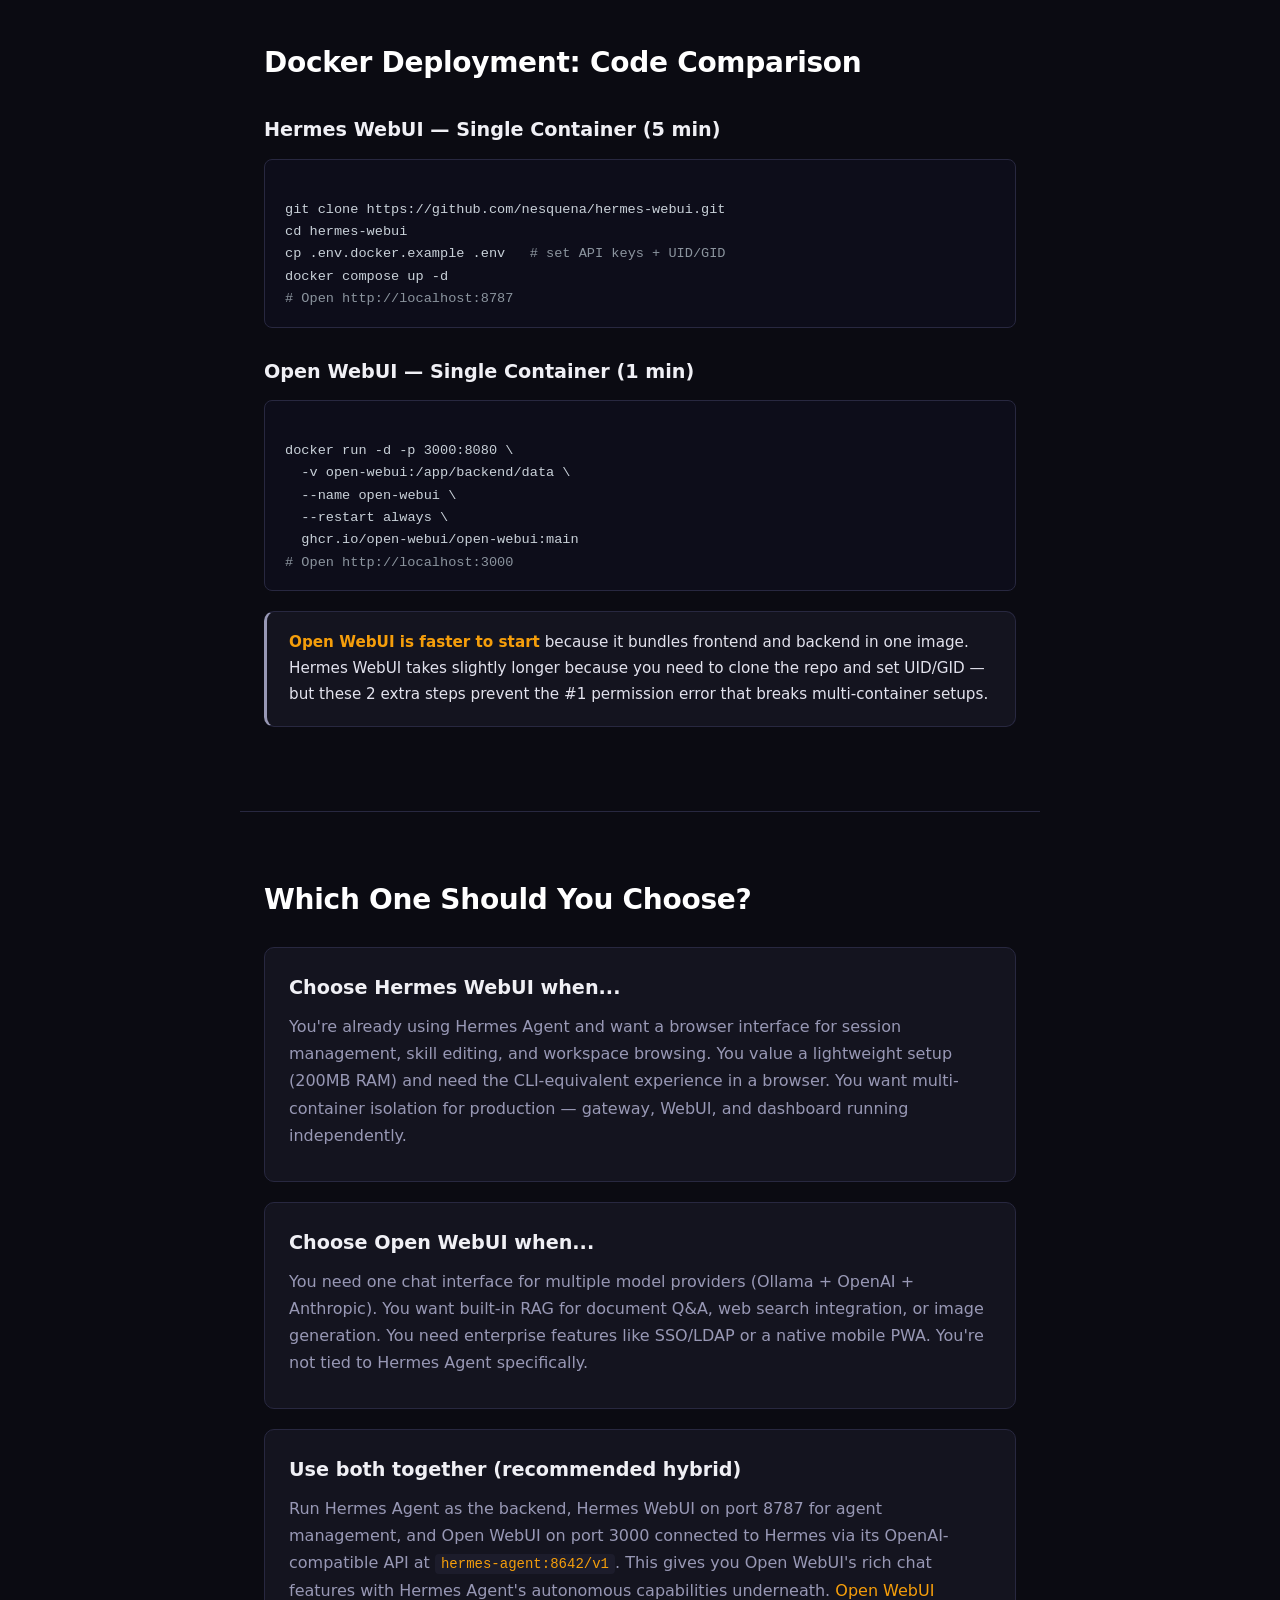
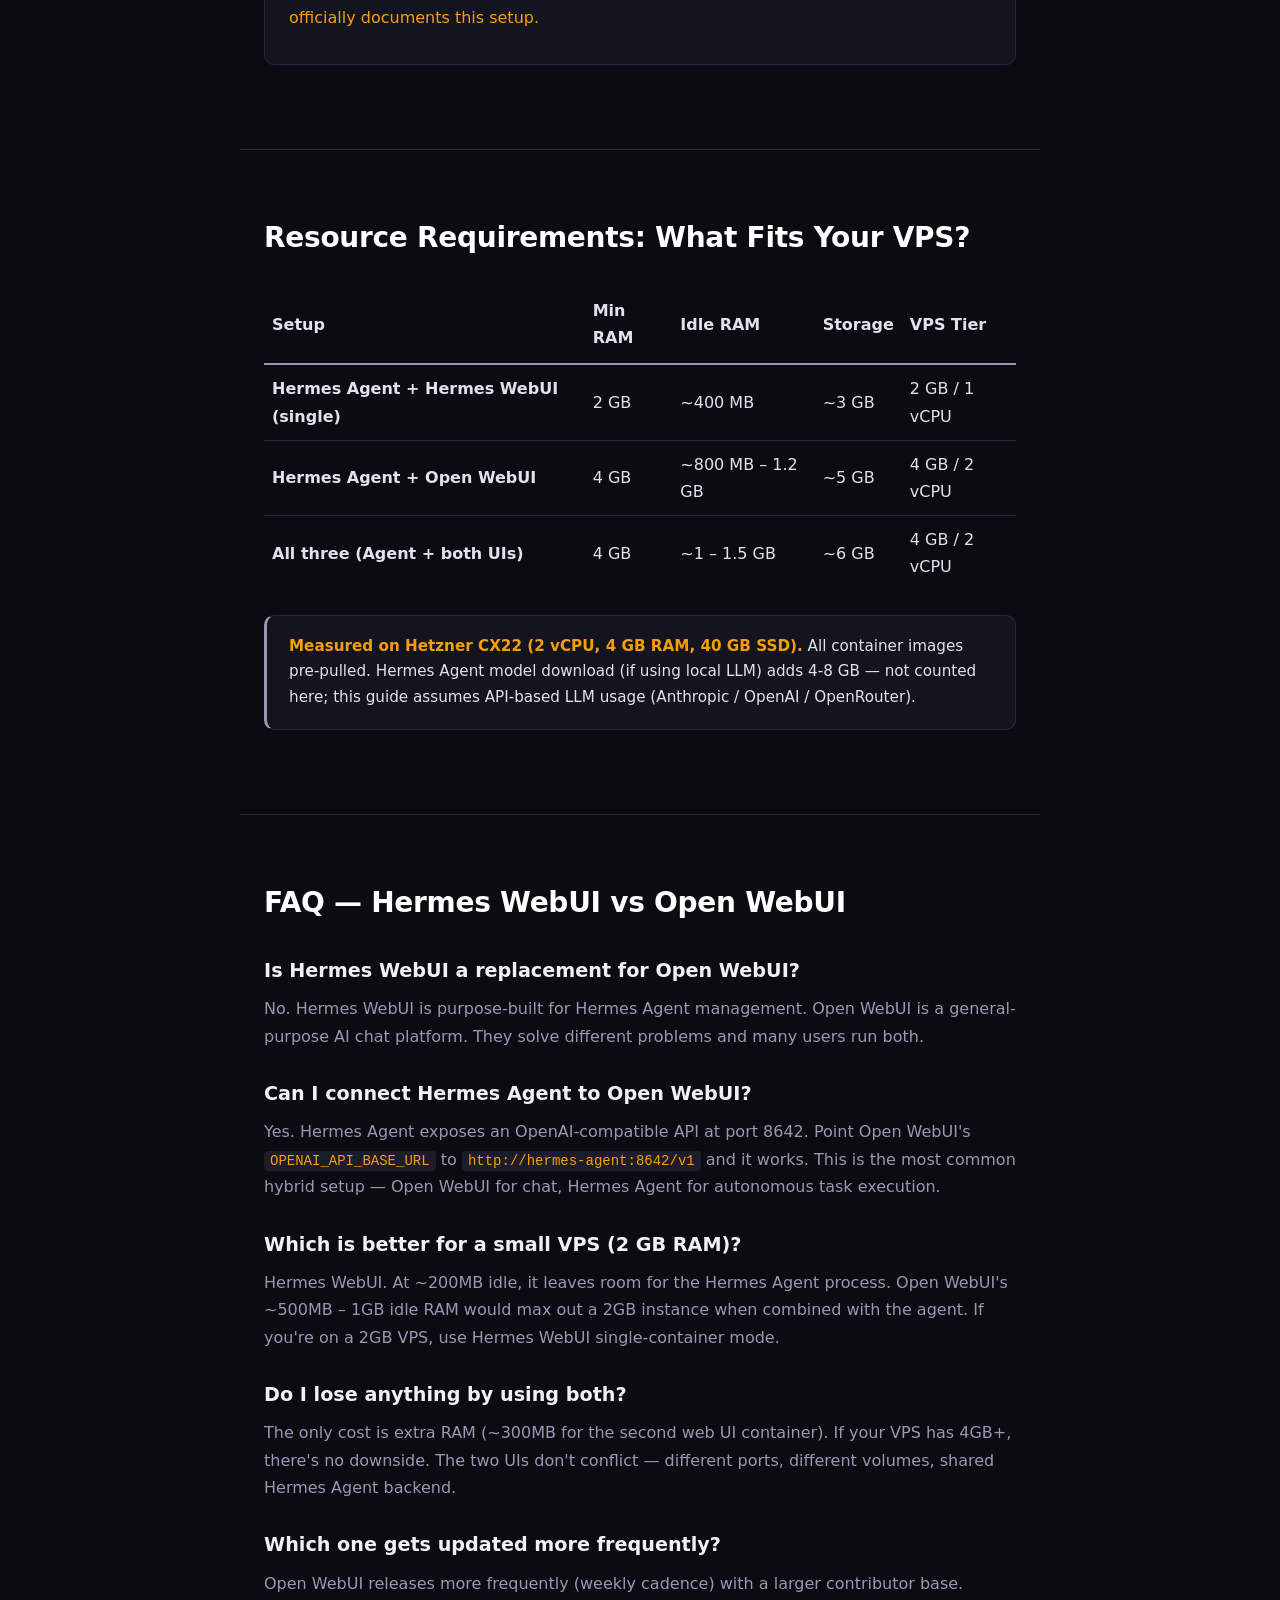
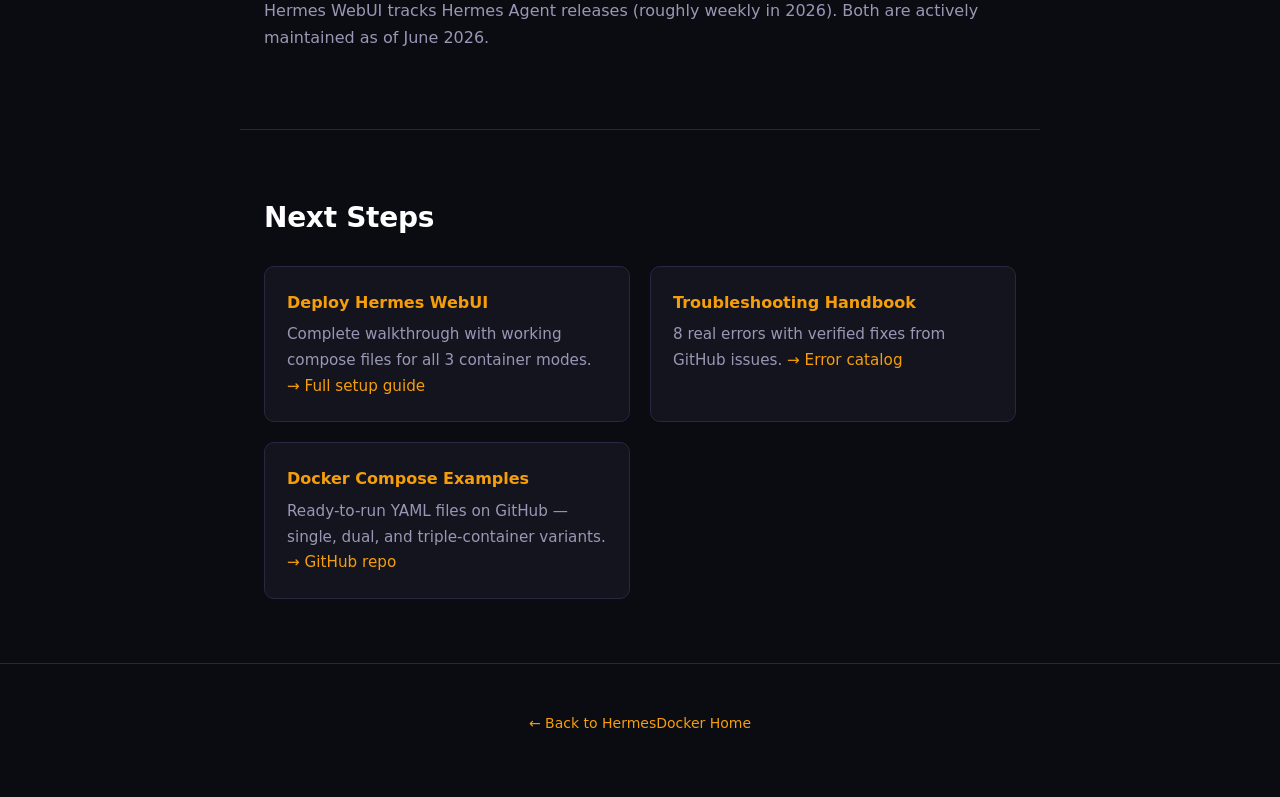
<file: vs-open-webui/index.html>
<!DOCTYPE html>
<html lang="en">
<head>
  <meta charset="UTF-8">
  <meta name="viewport" content="width=device-width, initial-scale=1.0">
  <meta name="description" content="Hermes WebUI vs Open WebUI — side-by-side Docker comparison. Deployment, resource usage, multi-model support. Which fits your stack?">
  <title>Hermes WebUI vs Open WebUI — Docker Comparison (2026)</title>
  <link rel="canonical" href="https://hermesdocker.com/vs-open-webui/">
  <meta name="robots" content="index, follow">
  <meta property="og:title" content="Hermes WebUI vs Open WebUI — Docker Comparison (2026)">
  <meta property="og:description" content="Side-by-side Docker comparison — deployment, resource usage, multi-model support. Which fits your stack?">
  <meta property="og:type" content="article">
  <meta property="og:url" content="https://hermesdocker.com/vs-open-webui/">
  <meta property="og:locale" content="en_US">
  <meta name="twitter:card" content="summary_large_image">
  <meta name="twitter:title" content="Hermes WebUI vs Open WebUI — Docker Comparison (2026)">
  <meta name="twitter:description" content="Side-by-side Docker comparison — which fits your stack?">
  <link rel="stylesheet" href="/style.css">
  <script type="application/ld+json">
  {
    "@context": "https://schema.org",
    "@type": "BreadcrumbList",
    "itemListElement": [
      { "@type": "ListItem", "position": 1, "name": "Hermes Docker Setup", "item": "https://hermesdocker.com/" },
      { "@type": "ListItem", "position": 2, "name": "vs Open WebUI", "item": "https://hermesdocker.com/vs-open-webui/" }
    ]
  }
  </script>
  <script type="application/ld+json">
  {
    "@context": "https://schema.org",
    "@type": "Article",
    "headline": "Hermes WebUI vs Open WebUI — Docker Comparison (2026)",
    "description": "Side-by-side comparison of Hermes WebUI and Open WebUI Docker deployment — architecture, resource requirements, multi-model support, and setup complexity. Decision guide with comparison table.",
    "author": { "@type": "Person", "name": "HermesDocker" },
    "datePublished": "2026-06-09",
    "dateModified": "2026-06-12",
    "url": "https://hermesdocker.com/vs-open-webui/",
    "isAccessibleForFree": true,
    "isPartOf": {"@type": "WebSite", "url": "https://hermesdocker.com/", "name": "HermesDocker"},
    "sameAs": [
      "https://github.com/nesquena/hermes-webui",
      "https://github.com/NousResearch/hermes-agent"
    ]
  }
  </script>
  <script type="application/ld+json">
  {
    "@context": "https://schema.org",
    "@type": "Organization",
    "name": "HermesDocker",
    "url": "https://hermesdocker.com",
    "description": "Deploy Hermes WebUI with Docker Compose — free Config Generator, 3 compose modes, 8 verified fixes",
    "sameAs": [
      "https://github.com/nesquena/hermes-webui",
      "https://github.com/NousResearch/hermes-agent"
    ]
  }
  </script>
  <script type="application/ld+json">
  {
    "@context": "https://schema.org",
    "@type": "WebSite",
    "name": "HermesDocker",
    "url": "https://hermesdocker.com",
    "description": "Deploy Hermes WebUI with Docker Compose in 5 minutes — free Config Generator, 3 compose modes, 8 verified fixes.",
    "inLanguage": "en"
  }
  </script>
  <script type="application/ld+json">
  {
    "@context": "https://schema.org",
    "@type": "FAQPage",
    "mainEntity": [
      {
        "@type": "Question",
        "name": "Is Hermes WebUI better than Open WebUI?",
        "acceptedAnswer": { "@type": "Answer", "text": "They serve different purposes. Hermes WebUI is a dedicated browser interface for Hermes Agent — if you're already using Hermes, it's the simplest way to chat from a browser. Open WebUI is a full-featured AI chat hub that connects to 15+ model backends including Hermes via its API. They're complementary: many users run Open WebUI for daily chat and Hermes WebUI for agent configuration." }
      },
      {
        "@type": "Question",
        "name": "Can I use both Hermes WebUI and Open WebUI together?",
        "acceptedAnswer": { "@type": "Answer", "text": "Yes. A common setup: Open WebUI on port 3000 as the daily chat interface (connecting to Hermes Agent via API at hermes-agent:8642/v1), and Hermes WebUI on port 8787 for session management, skill editing, and workspace browsing. They don't conflict and can share the same Hermes Agent backend." }
      },
      {
        "@type": "Question",
        "name": "Which uses fewer resources — Hermes WebUI or Open WebUI?",
        "acceptedAnswer": { "@type": "Answer", "text": "Hermes WebUI (single-container) is lighter — ~200MB RAM idle. Open WebUI needs ~500MB-1GB RAM for its Python backend, Svelte frontend, and optional RAG vector database. If you're on a 2GB VPS, Hermes WebUI fits comfortably alongside the agent. Open WebUI needs a 4GB+ instance." }
      }
    ]
  }
  </script>
</head>
<body>

<nav>
  <div class="nav-inner">
    <span class="nav-logo"><a href="/">~/hermesdocker</a></span>
    <ul class="nav-links">
      <li><a href="/#how-to">Setup</a></li>
      <li><a href="/#errors">Errors</a></li>
      <li><a href="/#faq">FAQ</a></li>
    </ul>
  </div>
</nav>

<main>

<!-- Hero -->
<section class="hero">
  <div class="hero-badge">COMPARISON</div>
  <h1>Hermes WebUI vs Open WebUI — Docker Comparison (2026)</h1>
  <p class="subtitle"><strong>Bottom line:</strong> Hermes WebUI is a dedicated browser interface for the 140K+ star Hermes Agent — deploy in 5 minutes, 3 container modes, built for agent management. Open WebUI is a multi-model chat hub supporting 15+ backends — deploy in 1 minute, richer features but heavier. If you're already using Hermes Agent, Hermes WebUI is the simpler, lighter choice. If you need one interface for Ollama, OpenAI, and Hermes together, Open WebUI wins. Many users run both.</p>
</section>

<!-- Comparison Table -->
<section class="section" id="comparison-table">
  <h2>Side-by-Side Comparison</h2>
  <table class="comparison-table" style="width:100%;border-collapse:collapse;margin:24px 0;">
    <thead>
      <tr style="border-bottom:2px solid var(--text2);text-align:left;">
        <th style="padding:12px 8px;">Dimension</th>
        <th style="padding:12px 8px;">Hermes WebUI</th>
        <th style="padding:12px 8px;">Open WebUI</th>
      </tr>
    </thead>
    <tbody>
      <tr style="border-bottom:1px solid var(--border);">
        <td style="padding:10px 8px;"><strong>Purpose</strong></td>
        <td style="padding:10px 8px;">Dedicated Hermes Agent browser UI</td>
        <td style="padding:10px 8px;">Universal AI chat platform (multi-model hub)</td>
      </tr>
      <tr style="border-bottom:1px solid var(--border);">
        <td style="padding:10px 8px;"><strong>Model Backends</strong></td>
        <td style="padding:10px 8px;">1 — Hermes Agent only</td>
        <td style="padding:10px 8px;">15+ — Ollama, OpenAI, Anthropic, Groq, LM Studio, and more</td>
      </tr>
      <tr style="border-bottom:1px solid var(--border);">
        <td style="padding:10px 8px;"><strong>Deploy Time</strong></td>
        <td style="padding:10px 8px;"><strong>~5 min</strong> (single-container)</td>
        <td style="padding:10px 8px;"><strong>~1 min</strong> (single docker run)</td>
      </tr>
      <tr style="border-bottom:1px solid var(--border);">
        <td style="padding:10px 8px;"><strong>Container Modes</strong></td>
        <td style="padding:10px 8px;">3 (single / dual / triple)</td>
        <td style="padding:10px 8px;">1 (monolith with optional GPU variant)</td>
      </tr>
      <tr style="border-bottom:1px solid var(--border);">
        <td style="padding:10px 8px;"><strong>Idle RAM</strong></td>
        <td style="padding:10px 8px;">~200 MB</td>
        <td style="padding:10px 8px;">~500 MB – 1 GB (with RAG)</td>
      </tr>
      <tr style="border-bottom:1px solid var(--border);">
        <td style="padding:10px 8px;"><strong>RAG / Document Q&A</strong></td>
        <td style="padding:10px 8px;">❌ (relies on Agent)</td>
        <td style="padding:10px 8px;">✅ Built-in — 9 vector DBs + doc parsers</td>
      </tr>
      <tr style="border-bottom:1px solid var(--border);">
        <td style="padding:10px 8px;"><strong>Web Search Integration</strong></td>
        <td style="padding:10px 8px;">❌ (via Agent tools)</td>
        <td style="padding:10px 8px;">✅ 15+ search engines built-in</td>
      </tr>
      <tr style="border-bottom:1px solid var(--border);">
        <td style="padding:10px 8px;"><strong>Image Generation</strong></td>
        <td style="padding:10px 8px;">❌</td>
        <td style="padding:10px 8px;">✅ DALL-E, Gemini, ComfyUI, A1111</td>
      </tr>
      <tr style="border-bottom:1px solid var(--border);">
        <td style="padding:10px 8px;"><strong>GitHub Stars</strong></td>
        <td style="padding:10px 8px;">~12.5K (webui repo) / 140K+ (agent)</td>
        <td style="padding:10px 8px;">~138K</td>
      </tr>
      <tr style="border-bottom:1px solid var(--border);">
        <td style="padding:10px 8px;"><strong>Enterprise Auth</strong></td>
        <td style="padding:10px 8px;">Basic password</td>
        <td style="padding:10px 8px;">✅ LDAP, SSO, OAuth, SCIM 2.0</td>
      </tr>
      <tr>
        <td style="padding:10px 8px;"><strong>PWA / Mobile</strong></td>
        <td style="padding:10px 8px;">❌</td>
        <td style="padding:10px 8px;">✅ Native PWA with offline support</td>
      </tr>
    </tbody>
  </table>
</section>

<!-- Docker Deployment Comparison -->
<section class="section" id="docker-comparison">
  <h2>Docker Deployment: Code Comparison</h2>

  <h3>Hermes WebUI — Single Container (5 min)</h3>
  <div class="code-block">
git clone https://github.com/nesquena/hermes-webui.git
cd hermes-webui
cp .env.docker.example .env   <span class="cm"># set API keys + UID/GID</span>
docker compose up -d
<span class="cm"># Open http://localhost:8787</span></div>

  <h3>Open WebUI — Single Container (1 min)</h3>
  <div class="code-block">
docker run -d -p 3000:8080 \
  -v open-webui:/app/backend/data \
  --name open-webui \
  --restart always \
  ghcr.io/open-webui/open-webui:main
<span class="cm"># Open http://localhost:3000</span></div>

  <div class="callout note">
    <strong>Open WebUI is faster to start</strong> because it bundles frontend and backend in one image. Hermes WebUI takes slightly longer because you need to clone the repo and set UID/GID — but these 2 extra steps prevent the #1 permission error that breaks multi-container setups.
  </div>
</section>

<!-- When to Use Which -->
<section class="section" id="decision-guide">
  <h2>Which One Should You Choose?</h2>

  <div class="reason">
    <h3>Choose Hermes WebUI when...</h3>
    <p>You're already using Hermes Agent and want a browser interface for session management, skill editing, and workspace browsing. You value a lightweight setup (200MB RAM) and need the CLI-equivalent experience in a browser. You want multi-container isolation for production — gateway, WebUI, and dashboard running independently.</p>
  </div>

  <div class="reason">
    <h3>Choose Open WebUI when...</h3>
    <p>You need one chat interface for multiple model providers (Ollama + OpenAI + Anthropic). You want built-in RAG for document Q&A, web search integration, or image generation. You need enterprise features like SSO/LDAP or a native mobile PWA. You're not tied to Hermes Agent specifically.</p>
  </div>

  <div class="reason">
    <h3>Use both together (recommended hybrid)</h3>
    <p>Run Hermes Agent as the backend, Hermes WebUI on port 8787 for agent management, and Open WebUI on port 3000 connected to Hermes via its OpenAI-compatible API at <code>hermes-agent:8642/v1</code>. This gives you Open WebUI's rich chat features with Hermes Agent's autonomous capabilities underneath. <a href="https://docs.openwebui.com/getting-started/quick-start/connect-an-agent/hermes-agent/" target="_blank" rel="noopener">Open WebUI officially documents this setup.</a></p>
  </div>
</section>

<!-- Resource Comparison -->
<section class="section" id="resource-comparison">
  <h2>Resource Requirements: What Fits Your VPS?</h2>
  <table class="comparison-table" style="width:100%;border-collapse:collapse;margin:24px 0;">
    <thead>
      <tr style="border-bottom:2px solid var(--text2);text-align:left;">
        <th style="padding:12px 8px;">Setup</th>
        <th style="padding:12px 8px;">Min RAM</th>
        <th style="padding:12px 8px;">Idle RAM</th>
        <th style="padding:12px 8px;">Storage</th>
        <th style="padding:12px 8px;">VPS Tier</th>
      </tr>
    </thead>
    <tbody>
      <tr style="border-bottom:1px solid var(--border);">
        <td style="padding:10px 8px;"><strong>Hermes Agent + Hermes WebUI (single)</strong></td>
        <td style="padding:10px 8px;">2 GB</td>
        <td style="padding:10px 8px;">~400 MB</td>
        <td style="padding:10px 8px;">~3 GB</td>
        <td style="padding:10px 8px;">2 GB / 1 vCPU</td>
      </tr>
      <tr style="border-bottom:1px solid var(--border);">
        <td style="padding:10px 8px;"><strong>Hermes Agent + Open WebUI</strong></td>
        <td style="padding:10px 8px;">4 GB</td>
        <td style="padding:10px 8px;">~800 MB – 1.2 GB</td>
        <td style="padding:10px 8px;">~5 GB</td>
        <td style="padding:10px 8px;">4 GB / 2 vCPU</td>
      </tr>
      <tr>
        <td style="padding:10px 8px;"><strong>All three (Agent + both UIs)</strong></td>
        <td style="padding:10px 8px;">4 GB</td>
        <td style="padding:10px 8px;">~1 – 1.5 GB</td>
        <td style="padding:10px 8px;">~6 GB</td>
        <td style="padding:10px 8px;">4 GB / 2 vCPU</td>
      </tr>
    </tbody>
  </table>
  <div class="callout note">
    <strong>Measured on Hetzner CX22 (2 vCPU, 4 GB RAM, 40 GB SSD).</strong> All container images pre-pulled. Hermes Agent model download (if using local LLM) adds 4-8 GB — not counted here; this guide assumes API-based LLM usage (Anthropic / OpenAI / OpenRouter).
  </div>
</section>

<!-- FAQ -->
<section class="section" id="faq">
  <h2>FAQ — Hermes WebUI vs Open WebUI</h2>

  <div class="faq-item">
    <h3>Is Hermes WebUI a replacement for Open WebUI?</h3>
    <p>No. Hermes WebUI is purpose-built for Hermes Agent management. Open WebUI is a general-purpose AI chat platform. They solve different problems and many users run both.</p>
  </div>

  <div class="faq-item">
    <h3>Can I connect Hermes Agent to Open WebUI?</h3>
    <p>Yes. Hermes Agent exposes an OpenAI-compatible API at port 8642. Point Open WebUI's <code>OPENAI_API_BASE_URL</code> to <code>http://hermes-agent:8642/v1</code> and it works. This is the most common hybrid setup — Open WebUI for chat, Hermes Agent for autonomous task execution.</p>
  </div>

  <div class="faq-item">
    <h3>Which is better for a small VPS (2 GB RAM)?</h3>
    <p>Hermes WebUI. At ~200MB idle, it leaves room for the Hermes Agent process. Open WebUI's ~500MB – 1GB idle RAM would max out a 2GB instance when combined with the agent. If you're on a 2GB VPS, use Hermes WebUI single-container mode.</p>
  </div>

  <div class="faq-item">
    <h3>Do I lose anything by using both?</h3>
    <p>The only cost is extra RAM (~300MB for the second web UI container). If your VPS has 4GB+, there's no downside. The two UIs don't conflict — different ports, different volumes, shared Hermes Agent backend.</p>
  </div>

  <div class="faq-item">
    <h3>Which one gets updated more frequently?</h3>
    <p>Open WebUI releases more frequently (weekly cadence) with a larger contributor base. Hermes WebUI tracks Hermes Agent releases (roughly weekly in 2026). Both are actively maintained as of June 2026.</p>
  </div>
</section>

<!-- Next -->
<section class="section" id="next">
  <h2>Next Steps</h2>
  <div class="features-grid">
    <div class="feature-card">
      <h4>Deploy Hermes WebUI</h4>
      <p>Complete walkthrough with working compose files for all 3 container modes. <a href="/#how-to">→ Full setup guide</a></p>
    </div>
    <div class="feature-card">
      <h4>Troubleshooting Handbook</h4>
      <p>8 real errors with verified fixes from GitHub issues. <a href="/#errors">→ Error catalog</a></p>
    </div>
    <div class="feature-card">
      <h4>Docker Compose Examples</h4>
      <p>Ready-to-run YAML files on GitHub — single, dual, and triple-container variants. <a href="https://github.com/Jakeshadow/hermes-webui-docker-examples" target="_blank" rel="noopener">→ GitHub repo</a></p>
    </div>
  </div>
</section>

</main>

<footer>
  <p><a href="/">← Back to HermesDocker Home</a></p>
</footer>

</body>
</html>
</file>
<file: style.css>
/* HermesDocker — DevOps deployment + troubleshooting theme */
:root {
  --bg: #0b0b12;
  --surface: #14141f;
  --surface2: #1c1c2b;
  --border: #282840;
  --text: #e2e2ed;
  --text2: #9898b5;
  --accent: #f59e0b;
  --accent-dim: #d97706;
  --danger: #ef4444;
  --green: #10b981;
  --code-bg: #0d0d1a;
  --font: 'Segoe UI', system-ui, -apple-system, sans-serif;
  --mono: 'Cascadia Code', 'JetBrains Mono', 'Fira Code', 'Consolas', monospace;
}

*, *::before, *::after { box-sizing: border-box; margin: 0; padding: 0; }

html { scroll-behavior: smooth; }
body {
  font-family: var(--font);
  background: var(--bg);
  color: var(--text);
  line-height: 1.7;
  font-size: 16px;
}

/* Nav */
nav {
  background: var(--surface);
  border-bottom: 1px solid var(--border);
  position: sticky; top: 0; z-index: 100;
  backdrop-filter: blur(12px);
}
.nav-inner {
  max-width: 900px; margin: 0 auto; padding: 0 24px;
  display: flex; align-items: center; justify-content: space-between; height: 56px;
}
.nav-logo a {
  font-family: var(--mono); font-size: 1rem; font-weight: 600;
  color: var(--accent); text-decoration: none;
}
.nav-links { list-style: none; display: flex; gap: 24px; }
.nav-links a { color: var(--text2); text-decoration: none; font-size: 0.875rem; transition: color .15s; }
.nav-links a:hover { color: var(--text); }

/* Hero */
.hero {
  text-align: center; padding: 80px 24px 64px;
  max-width: 780px; margin: 0 auto;
}
.hero-badge {
  display: inline-block; background: var(--surface2); border: 1px solid var(--border);
  color: var(--accent); font-size: 0.75rem; font-weight: 600; text-transform: uppercase;
  letter-spacing: 0.08em; padding: 4px 14px; border-radius: 100px; margin-bottom: 24px;
}
.hero h1 {
  font-size: 2.5rem; font-weight: 800; line-height: 1.2; letter-spacing: -0.02em;
  margin-bottom: 16px; color: #fff;
}
.hero .subtitle { font-size: 1.15rem; color: var(--text2); margin-bottom: 24px; line-height: 1.65; }
.hero-cta {
  display: inline-block; margin-top: 20px; padding: 10px 22px;
  background: var(--accent); color: #0b0b12; font-weight: 700;
  font-size: 0.95rem; border-radius: 8px; text-decoration: none;
  transition: opacity .15s;
}
.hero-cta:hover { opacity: 0.9; text-decoration: none; }

.hero-meta {
  display: flex; gap: 12px; justify-content: center; align-items: center;
  color: var(--text2); font-size: 0.9rem;
}

/* Sections */
.section {
  max-width: 800px; margin: 0 auto; padding: 64px 24px;
  border-top: 1px solid var(--border);
}
.section:first-of-type { border-top: none; }
.section .intro {
  color: var(--text2); font-size: 1.05rem; margin-bottom: 32px;
}

h2 {
  font-size: 1.75rem; font-weight: 700; margin-bottom: 24px;
  letter-spacing: -0.01em; color: #fff;
}
h3 { font-size: 1.2rem; font-weight: 600; margin: 28px 0 8px; color: #f0f0f5; }
h4 { font-size: 1rem; font-weight: 600; margin-bottom: 6px; color: #f0f0f5; }
p { margin-bottom: 14px; color: var(--text2); }
p strong { color: var(--text); }
a { color: var(--accent); text-decoration: none; }
a:hover { text-decoration: underline; }

/* Reason blocks */
.reason {
  background: var(--surface); border: 1px solid var(--border);
  border-radius: 10px; padding: 24px; margin-bottom: 20px;
}
.reason h3 { margin-top: 0; }
.reason p { margin-bottom: 8px; }
.reason-why {
  font-size: 0.85rem; color: var(--accent); font-style: italic;
  border-left: 3px solid var(--accent-dim); padding-left: 12px;
}

/* Steps */
.step { margin-bottom: 36px; }
.step h3 { color: var(--accent); }

/* Architecture diagram */
.arch-diagram {
  background: var(--code-bg); border: 1px solid var(--border);
  border-radius: 8px; padding: 20px 24px; margin: 12px 0 18px;
  font-family: var(--mono); font-size: 0.8rem; line-height: 1.5;
  color: var(--text2); overflow-x: auto;
}

/* Code blocks */
.code-block {
  background: var(--code-bg); border: 1px solid var(--border);
  border-radius: 8px; padding: 16px 20px; margin: 12px 0 18px;
  font-family: var(--mono); font-size: 0.85rem; line-height: 1.65;
  overflow-x: auto; white-space: pre-wrap; word-break: break-word;
  color: #c9d1d9;
}
.cm { color: #8b949e; }
.st { color: #a5d6ff; }
.kw { color: #ff7b72; }
.kn { color: #ff7b72; }
.nn { color: #ffa657; }
code {
  background: var(--surface2); padding: 2px 6px; border-radius: 4px;
  font-family: var(--mono); font-size: 0.875em; color: var(--accent);
}
.code-block code { background: none; padding: 0; color: inherit; }

/* Callouts */
.callout {
  background: var(--surface); border: 1px solid var(--border);
  border-radius: 10px; padding: 18px 22px; margin: 20px 0;
  font-size: 0.95rem;
}
.callout strong { color: var(--accent); }
.callout.warn { border-left: 3px solid var(--accent); }
.callout.warn strong { color: var(--accent); }
.callout.danger { border-left: 3px solid var(--danger); }
.callout.danger strong { color: var(--danger); }
.callout.note { border-left: 3px solid var(--text2); }

/* Features grid */
.features-grid {
  display: grid; grid-template-columns: repeat(auto-fit, minmax(320px, 1fr));
  gap: 20px;
}
.feature-card {
  background: var(--surface); border: 1px solid var(--border);
  border-radius: 10px; padding: 22px;
}
.feature-card h4 { color: var(--accent); }
.feature-card p { font-size: 0.95rem; margin-bottom: 0; }

/* Error entries */
.error-entry {
  background: var(--surface); border: 1px solid var(--border);
  border-radius: 10px; padding: 24px; margin-bottom: 24px;
  position: relative;
}
.error-num {
  position: absolute; top: -12px; left: 20px;
  background: var(--danger); color: #fff;
  font-size: 0.7rem; font-weight: 700; text-transform: uppercase;
  letter-spacing: 0.06em; padding: 3px 12px; border-radius: 100px;
}
.error-entry h3 { margin-top: 8px; color: #fff; }
.error-symptom {
  background: var(--code-bg); border: 1px solid var(--border);
  border-radius: 6px; padding: 12px 16px; margin: 12px 0;
  font-size: 0.9rem;
}
.error-symptom strong { color: var(--danger); }
.error-symptom code { color: var(--danger); background: none; padding: 0; }
.error-entry p { margin-bottom: 10px; }
.source-tag {
  display: inline-block; font-size: 0.75rem; color: var(--text2);
  background: var(--surface2); padding: 2px 10px; border-radius: 4px;
  margin-top: 12px; font-family: var(--mono);
}

/* FAQ */
.faq-item { margin-bottom: 2px; }
.faq-q {
  width: 100%; text-align: left; background: var(--surface);
  border: 1px solid var(--border); border-radius: 8px;
  padding: 16px 48px 16px 20px; font-size: 1rem; font-weight: 500;
  color: var(--text); cursor: pointer; position: relative;
  font-family: var(--font); transition: background .15s;
}
.faq-q:hover { background: var(--surface2); }
.faq-q::after {
  content: '+'; position: absolute; right: 20px; top: 50%;
  transform: translateY(-50%); font-size: 1.3rem; color: var(--accent);
  transition: transform .2s;
}
.faq-q.open::after { transform: translateY(-50%) rotate(45deg); }
.faq-q.open { background: var(--surface2); border-color: var(--accent-dim); }
.faq-a {
  display: none; background: var(--surface);
  border: 1px solid var(--border); border-top: none;
  border-radius: 0 0 8px 8px; padding: 0 20px 18px;
}
.faq-a.open { display: block; }
.faq-a p { font-size: 0.95rem; }
.faq-a ul { margin: 0 0 14px 20px; color: var(--text2); font-size: 0.95rem; }
.faq-a li { margin-bottom: 6px; }

/* Next steps */
.next-grid {
  display: grid; grid-template-columns: repeat(auto-fit, minmax(220px, 1fr));
  gap: 16px; margin-top: 8px;
}
.next-card {
  display: flex; flex-direction: column; gap: 4px;
  background: var(--surface); border: 1px solid var(--border);
  border-radius: 10px; padding: 22px; text-decoration: none;
  transition: border-color .15s;
}
.next-card:hover { border-color: var(--accent-dim); text-decoration: none; }
.next-card .next-arrow { color: var(--accent); font-size: 1.1rem; font-weight: 700; }
.next-card strong { color: var(--text); font-size: 1rem; }
.next-card span { color: var(--text2); font-size: 0.875rem; }

/* Footer */
footer {
  text-align: center; padding: 48px 24px;
  border-top: 1px solid var(--border); color: var(--text2); font-size: 0.875rem;
}
footer a { color: var(--accent); }

/* Responsive */
@media (max-width: 640px) {
  .hero h1 { font-size: 1.65rem; }
  .hero .subtitle { font-size: 1rem; }
  .section { padding: 48px 16px; }
  h2 { font-size: 1.4rem; }
  .features-grid { grid-template-columns: 1fr; }
  .next-grid { grid-template-columns: 1fr; }
  .nav-links { display: none; }
  .arch-diagram { font-size: 0.65rem; padding: 14px 16px; }
}
</file>
